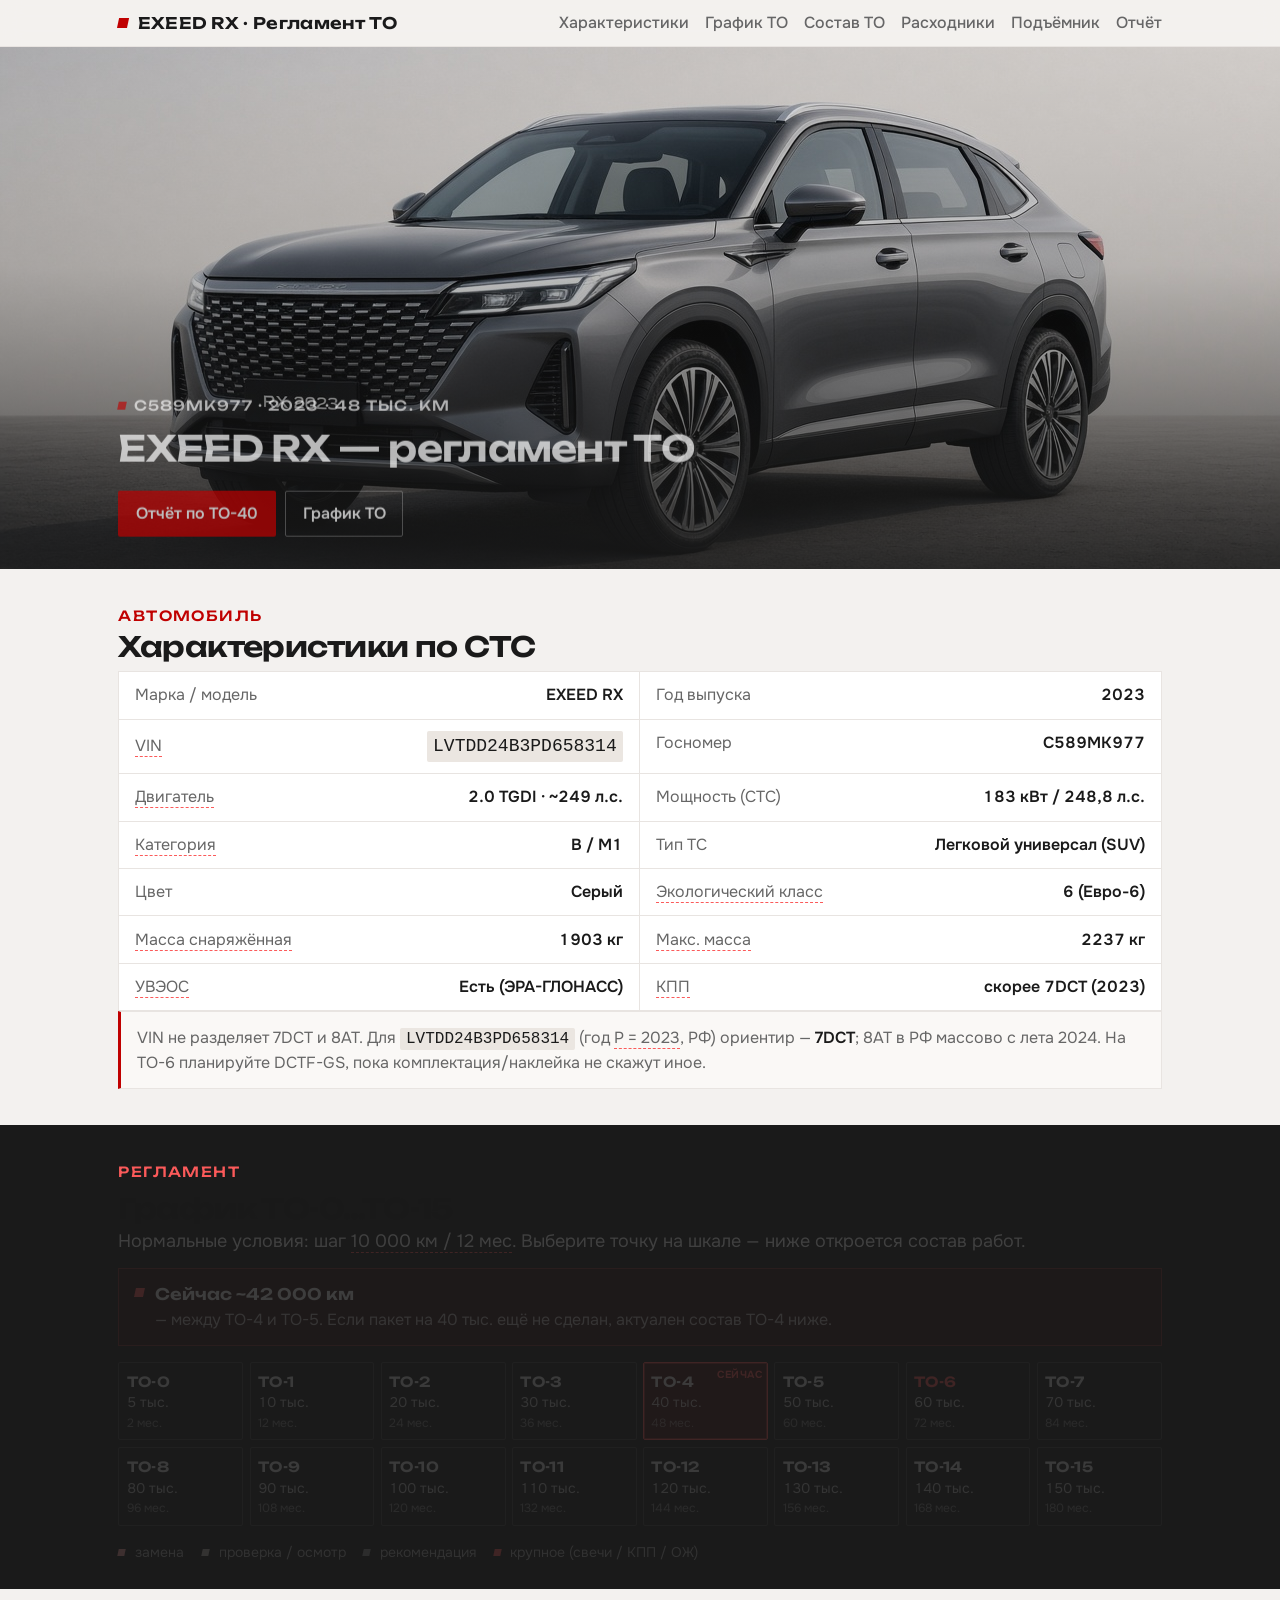
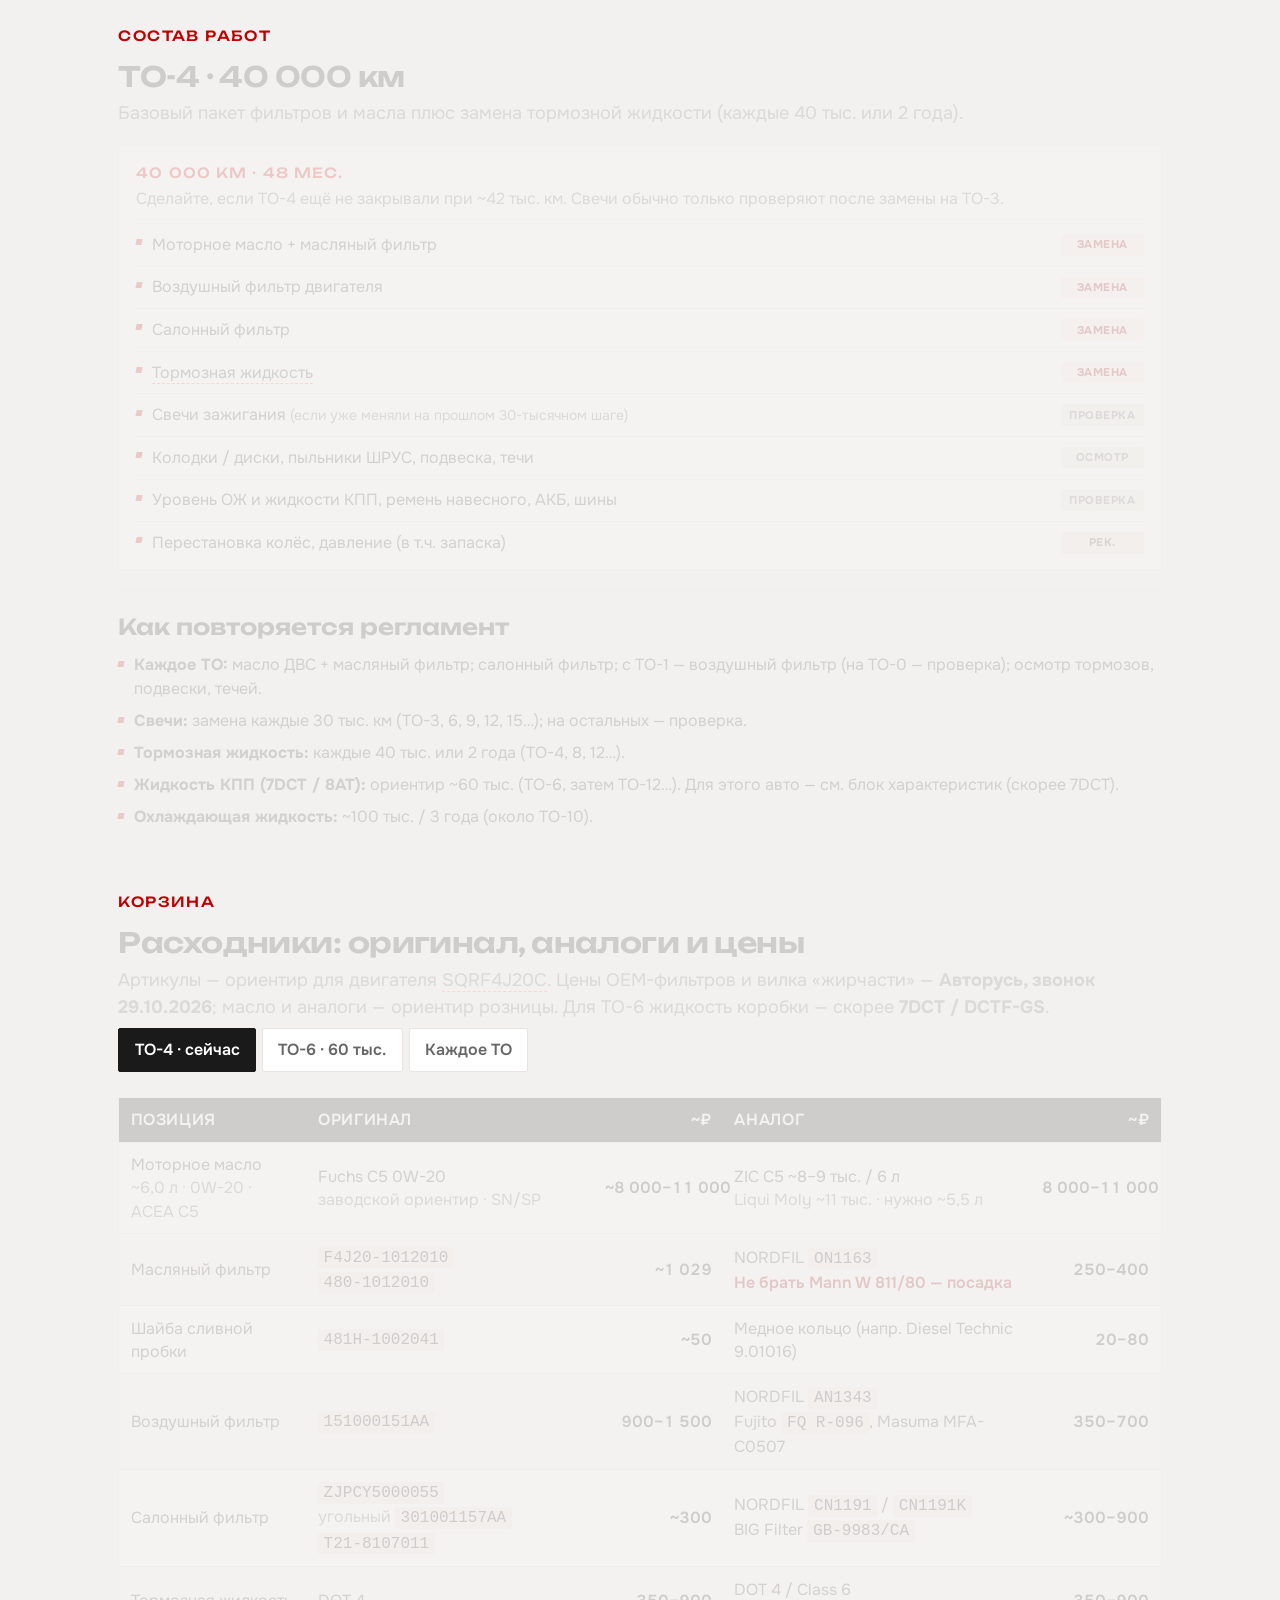
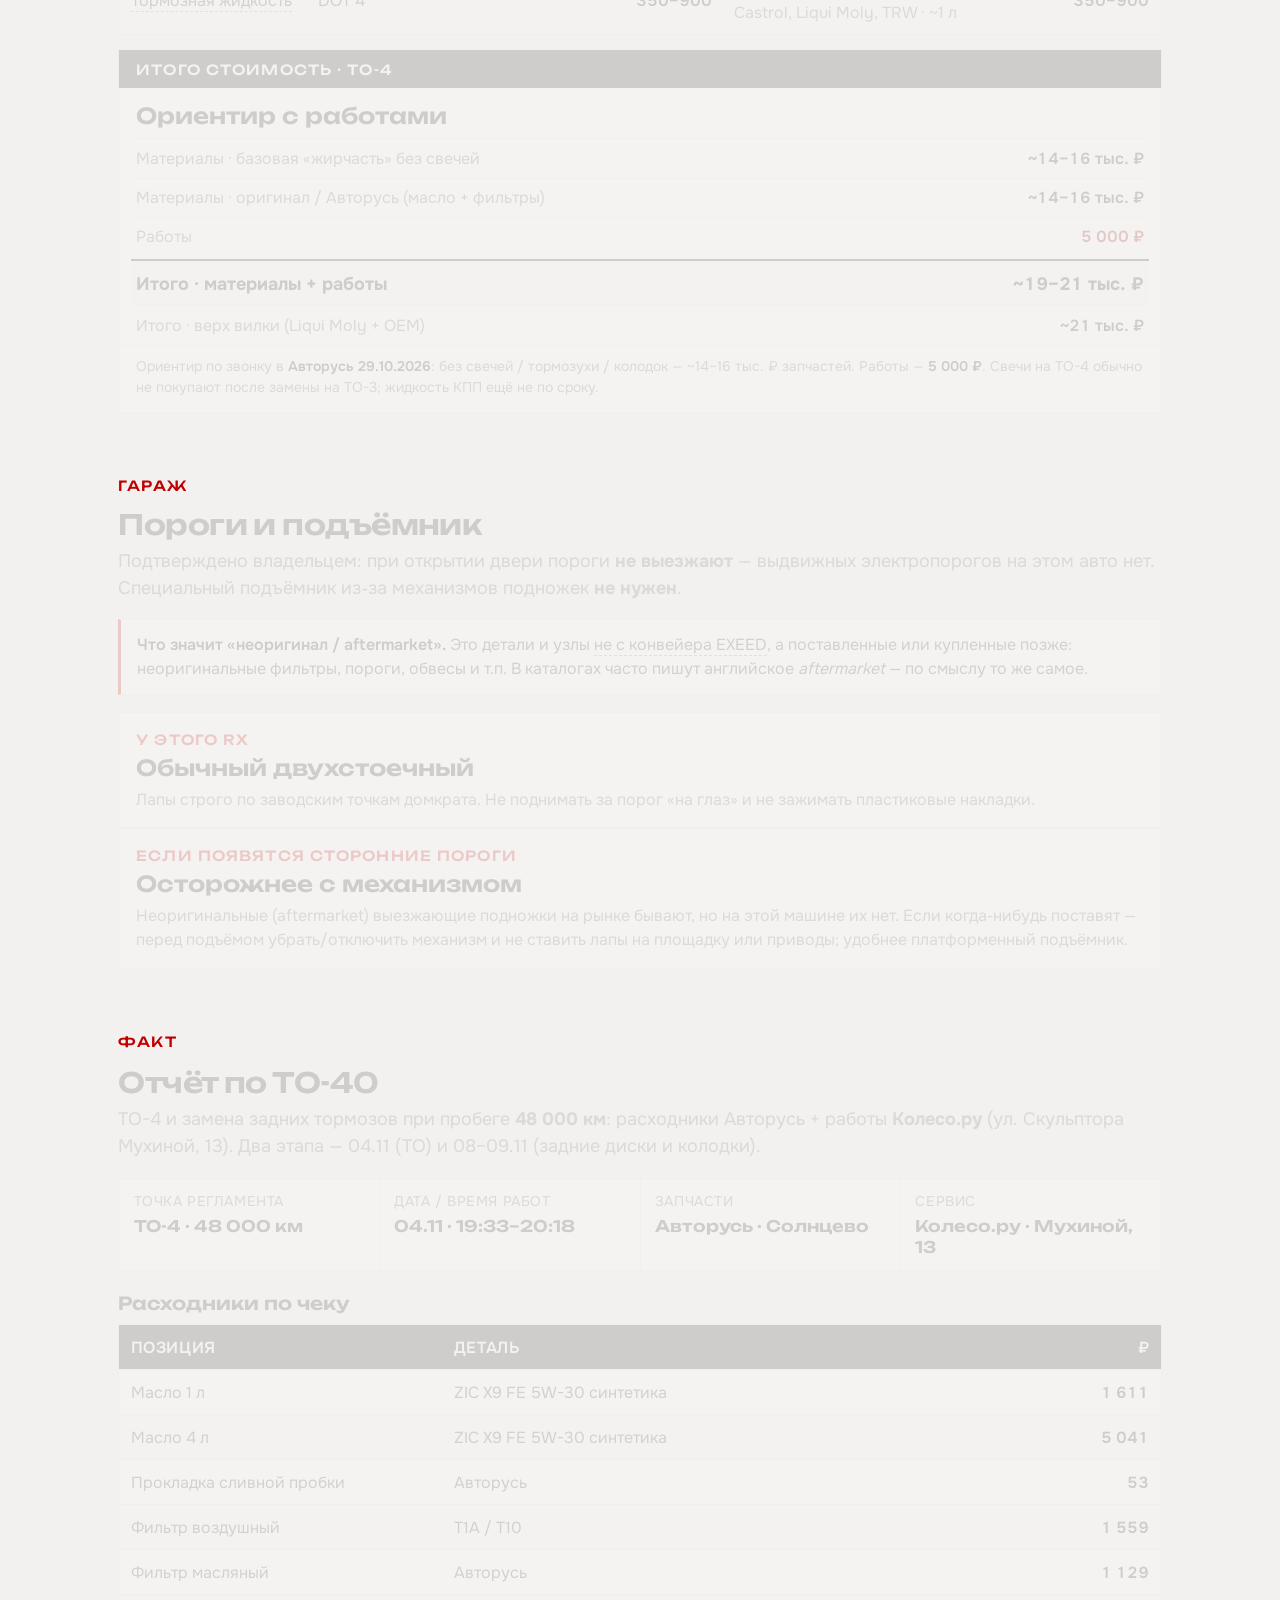
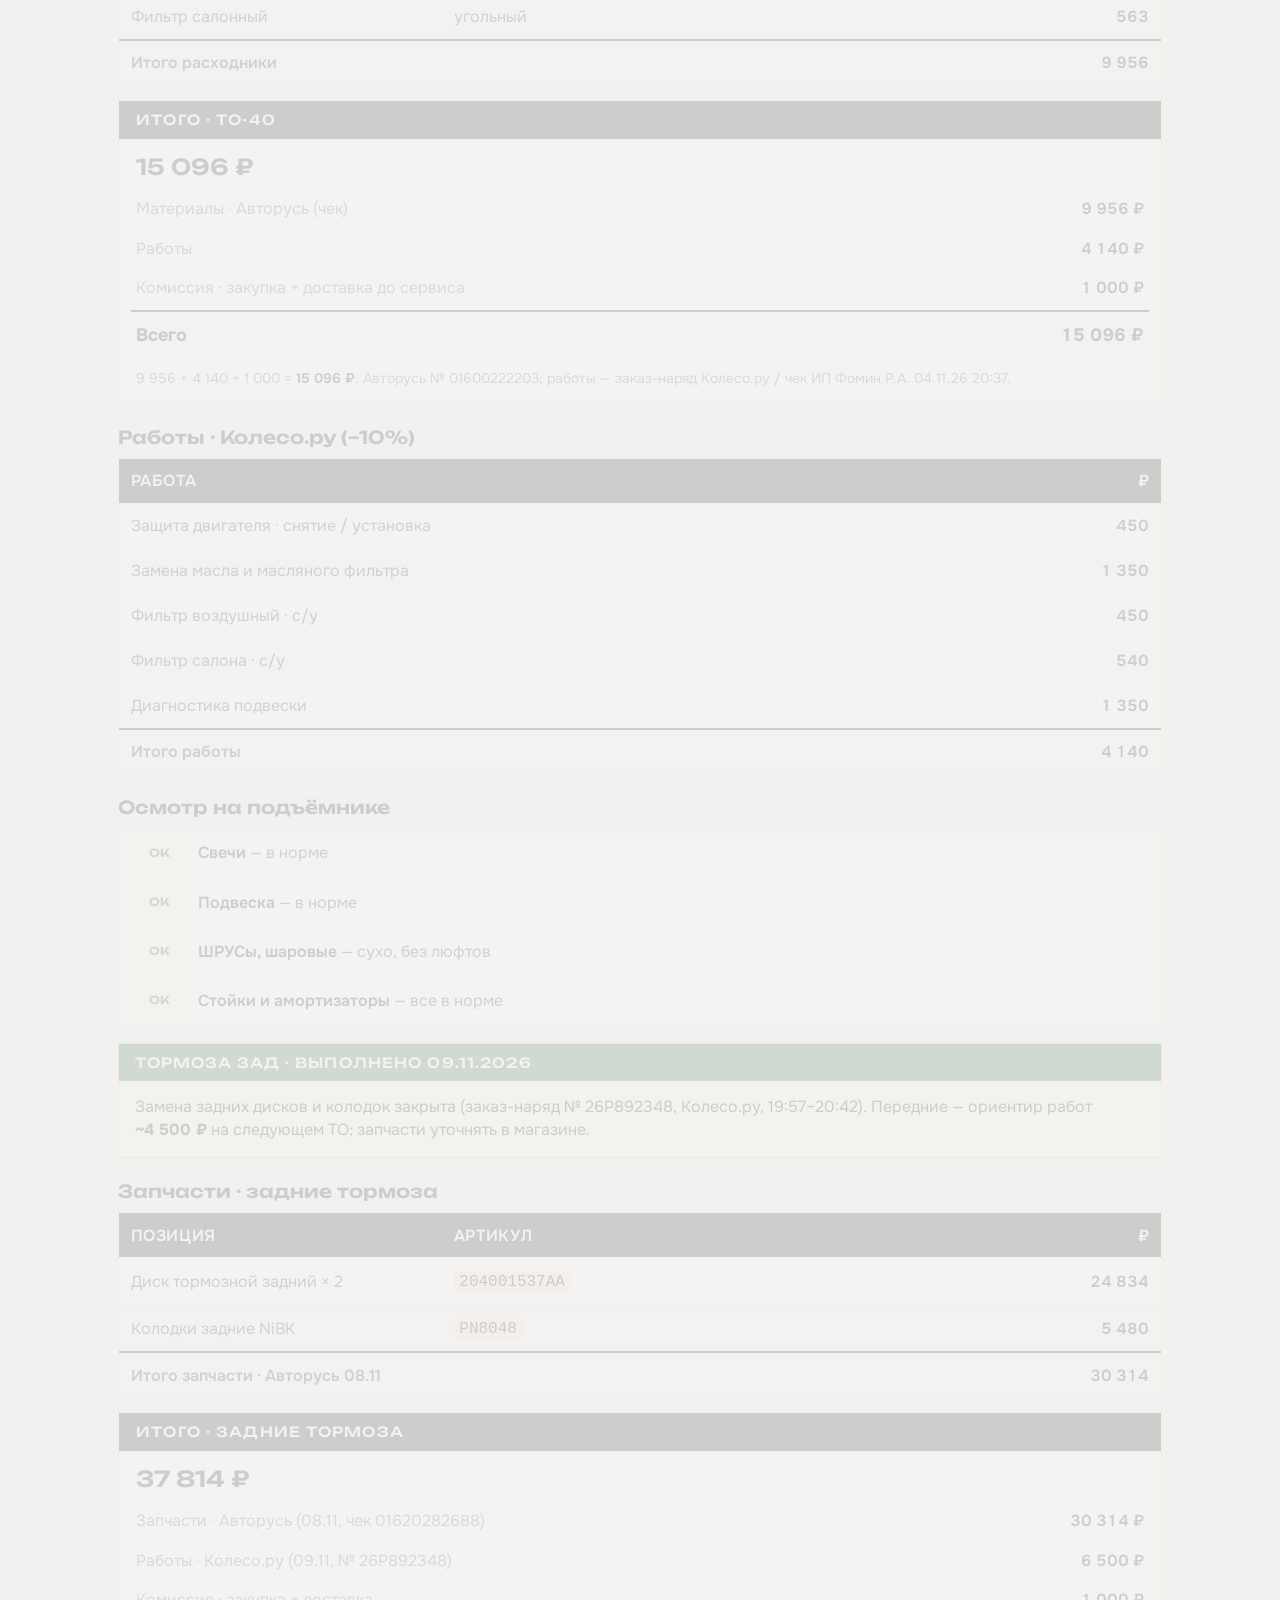
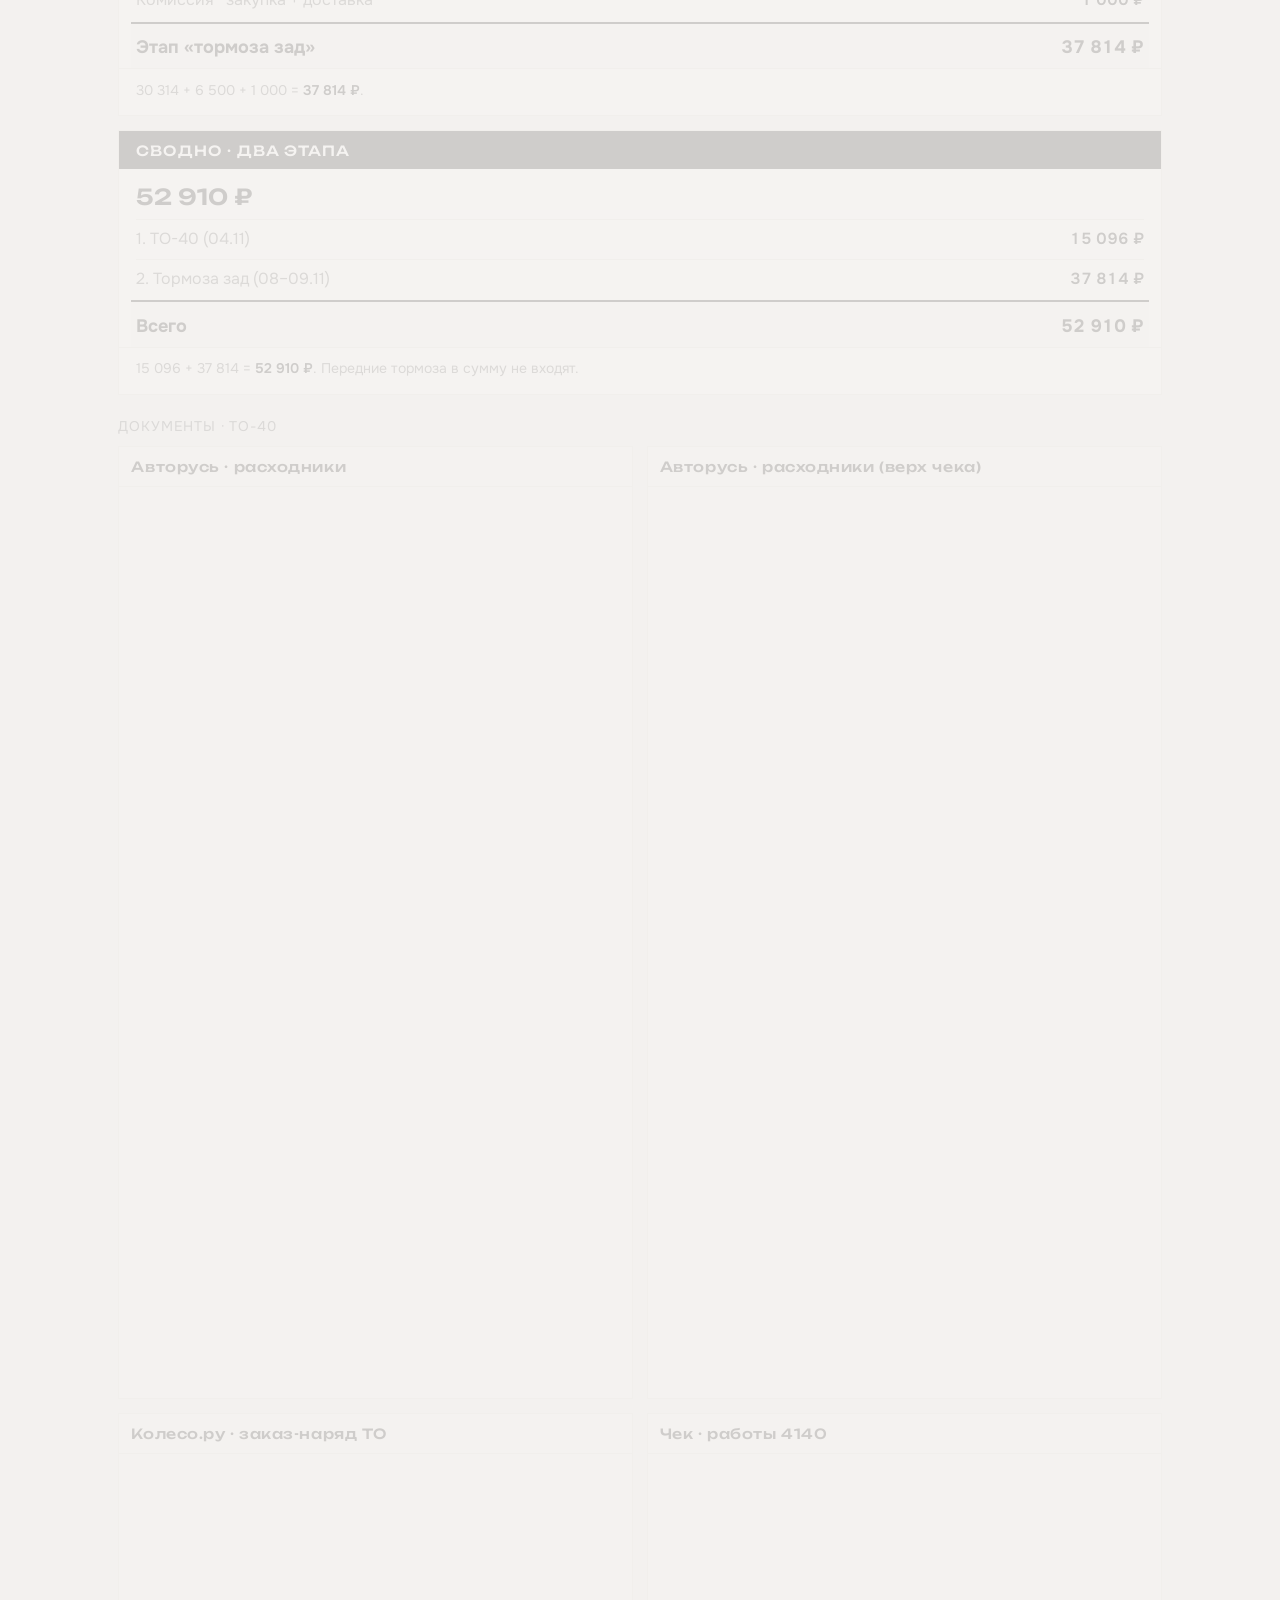
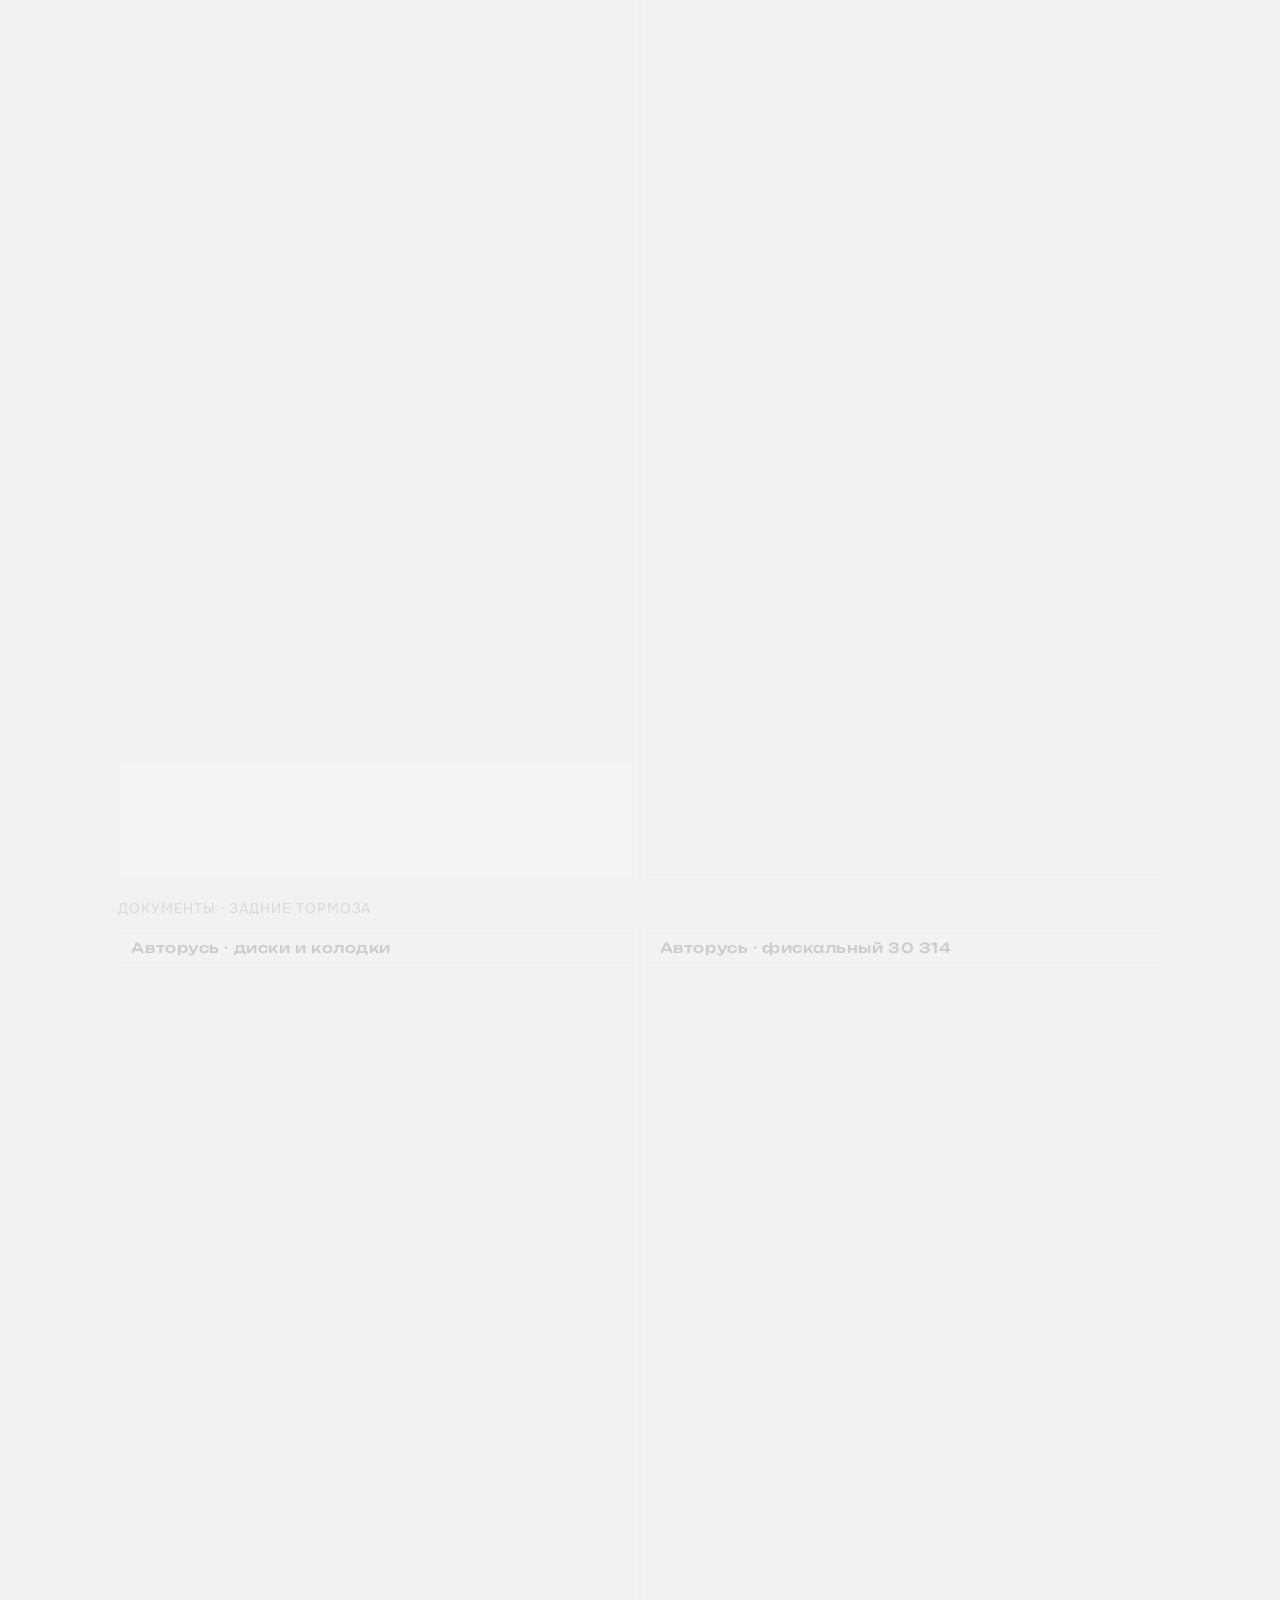
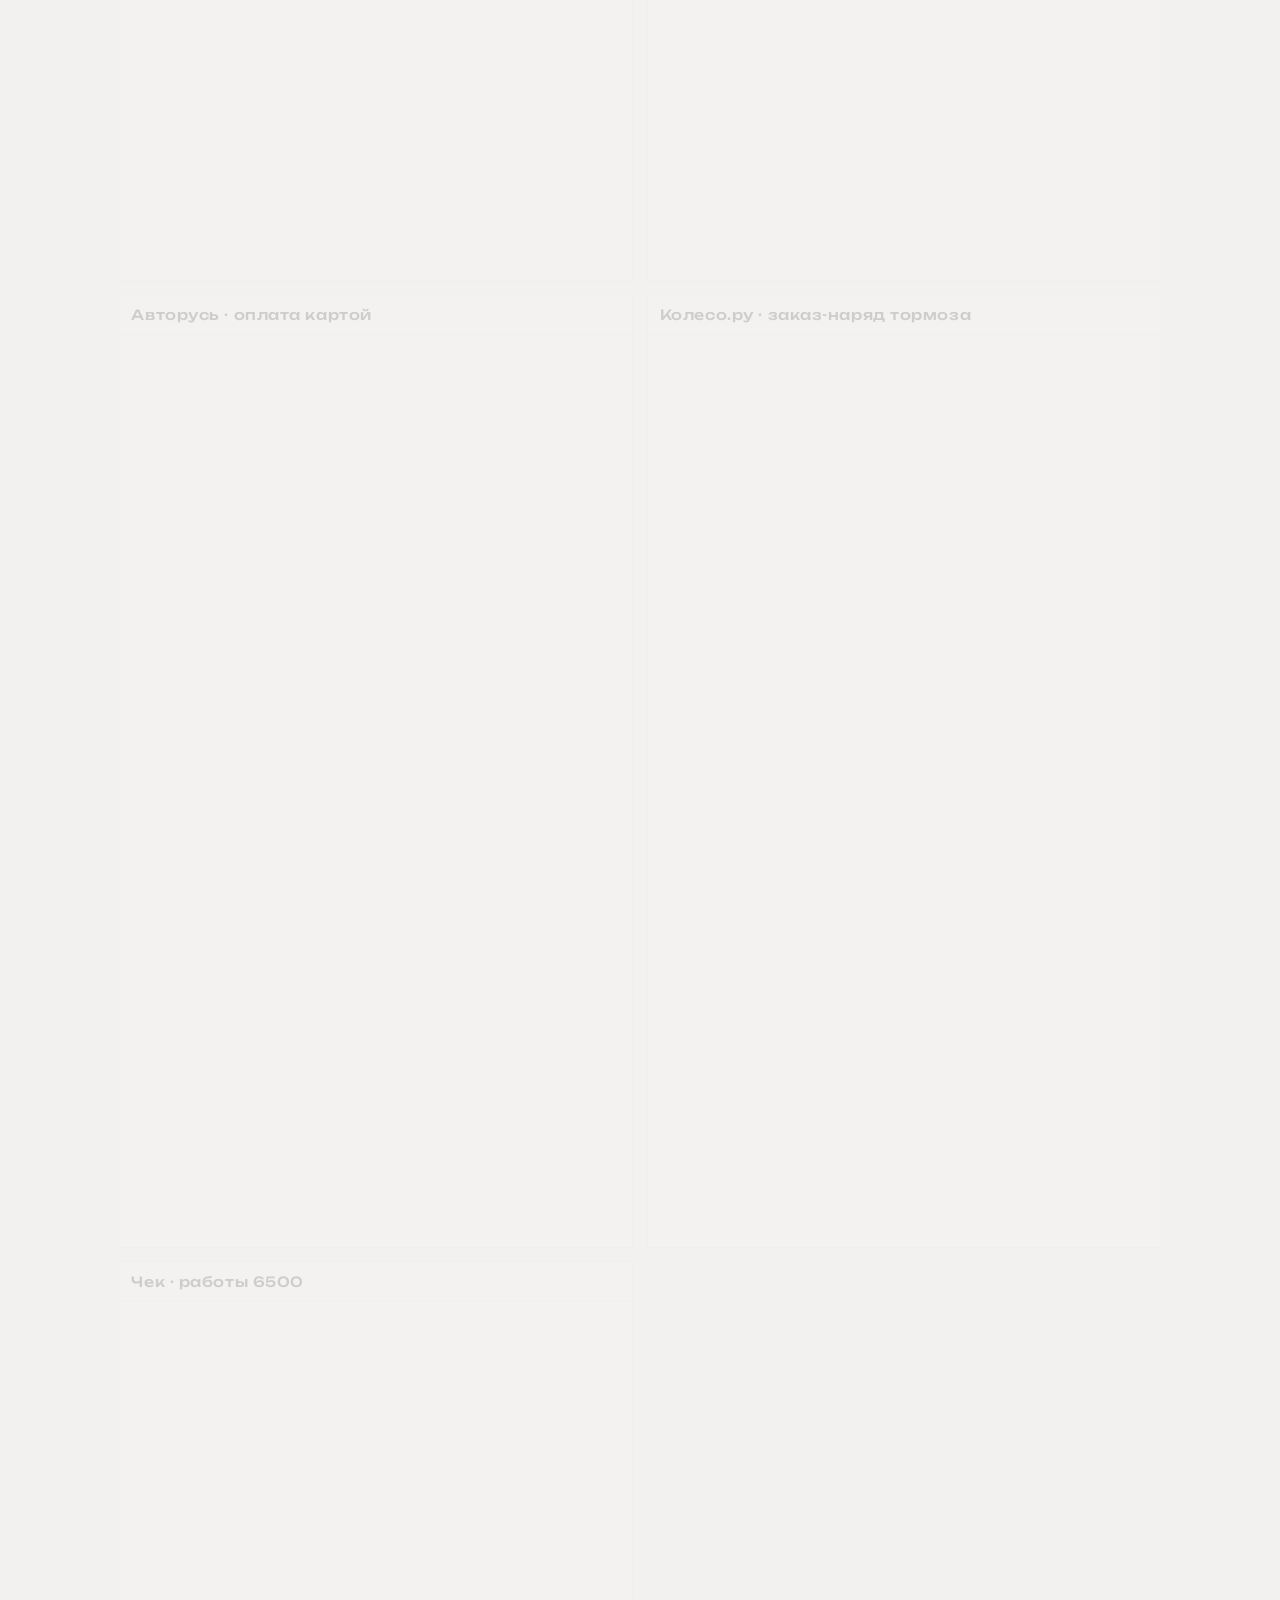
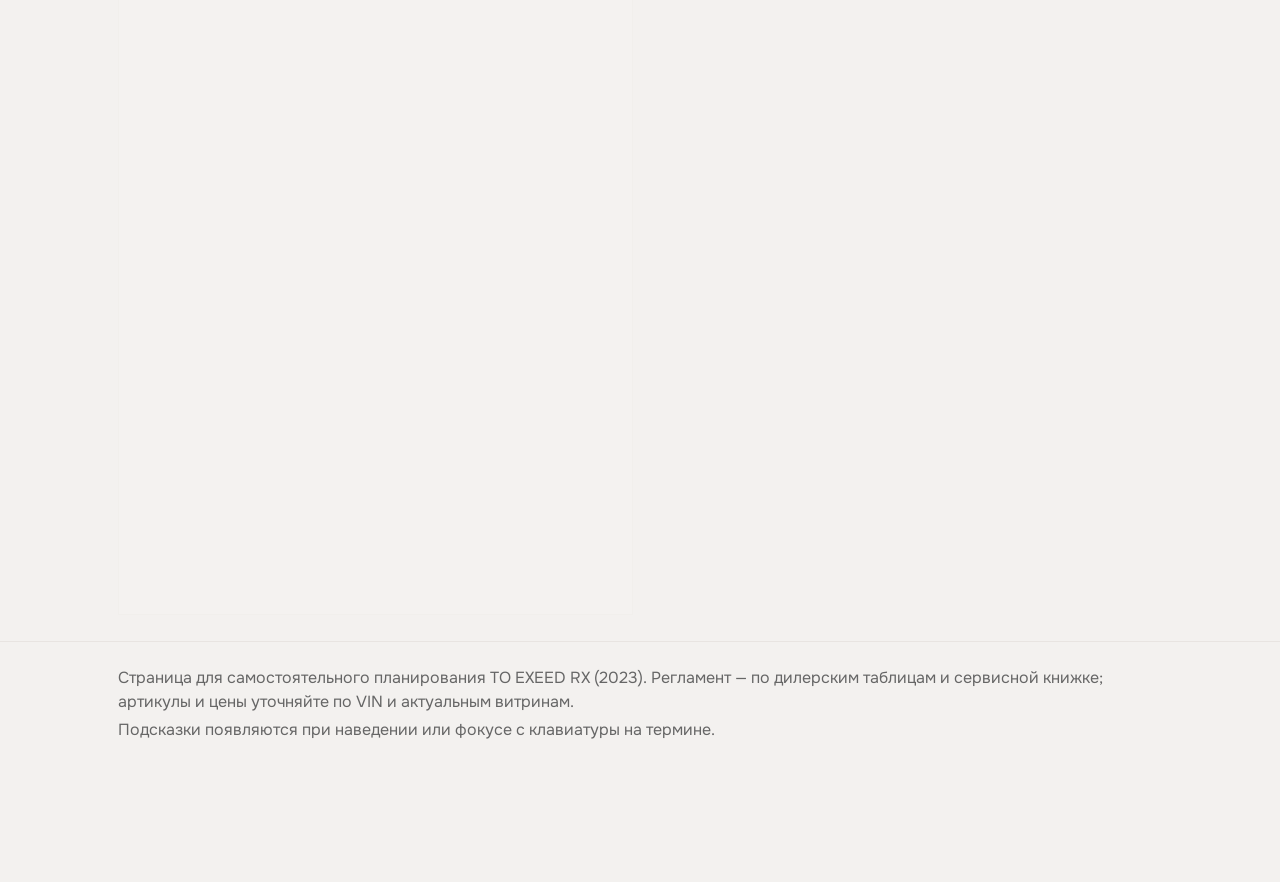
<file: index.html>
<!DOCTYPE html>
<html lang="ru">
  <head>
    <meta charset="utf-8" />
    <meta name="viewport" content="width=device-width, initial-scale=1" />
    <title>reglament-to — регламенты ТО</title>
    <meta http-equiv="refresh" content="0; url=brands/exeed-rx/" />
    <link rel="canonical" href="brands/exeed-rx/" />
    <style>
      body {
        font-family: system-ui, sans-serif;
        max-width: 40rem;
        margin: 3rem auto;
        padding: 0 1.25rem;
        color: #333;
        line-height: 1.5;
      }
      a { color: #c00000; }
    </style>
  </head>
  <body>
    <p>Демо: <a href="brands/exeed-rx/">EXEED RX — регламент ТО</a>.</p>
    <p>Если редирект не сработал, откройте ссылку выше.</p>
  </body>
</html>
</file>
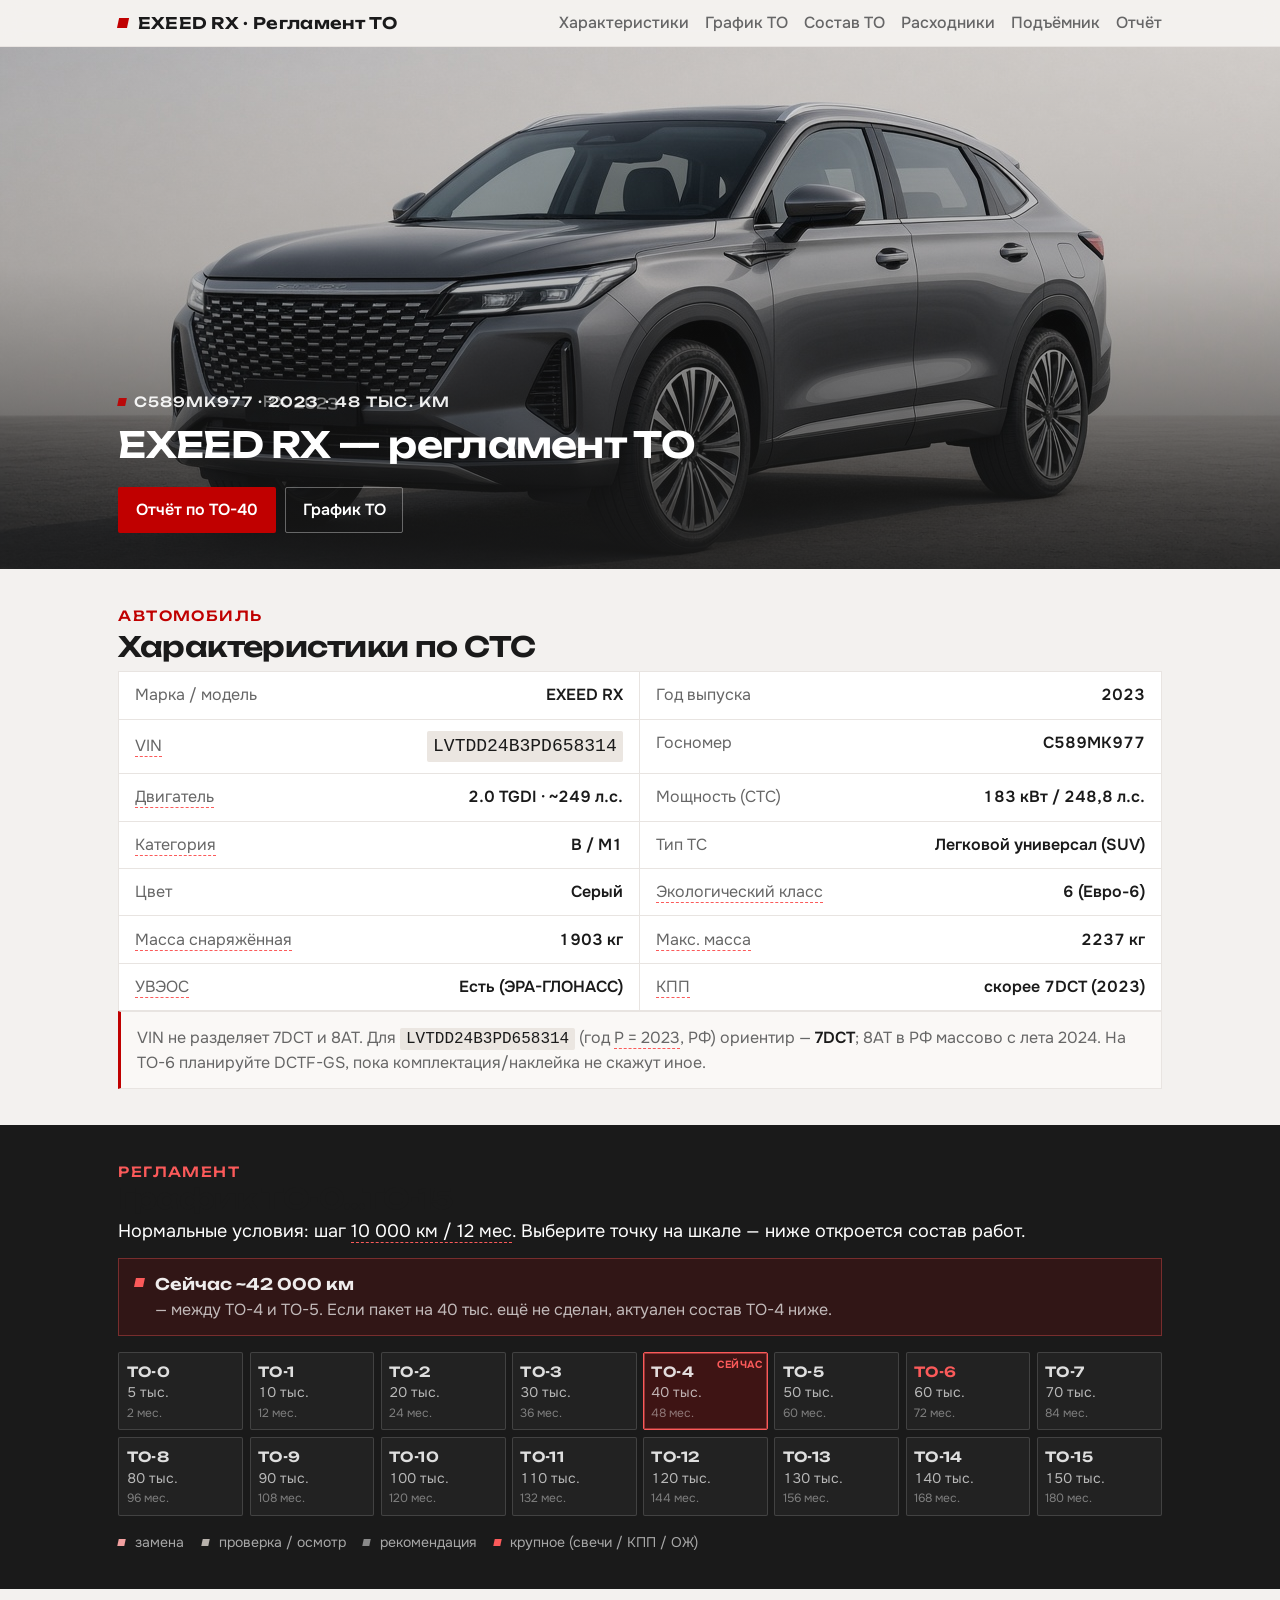
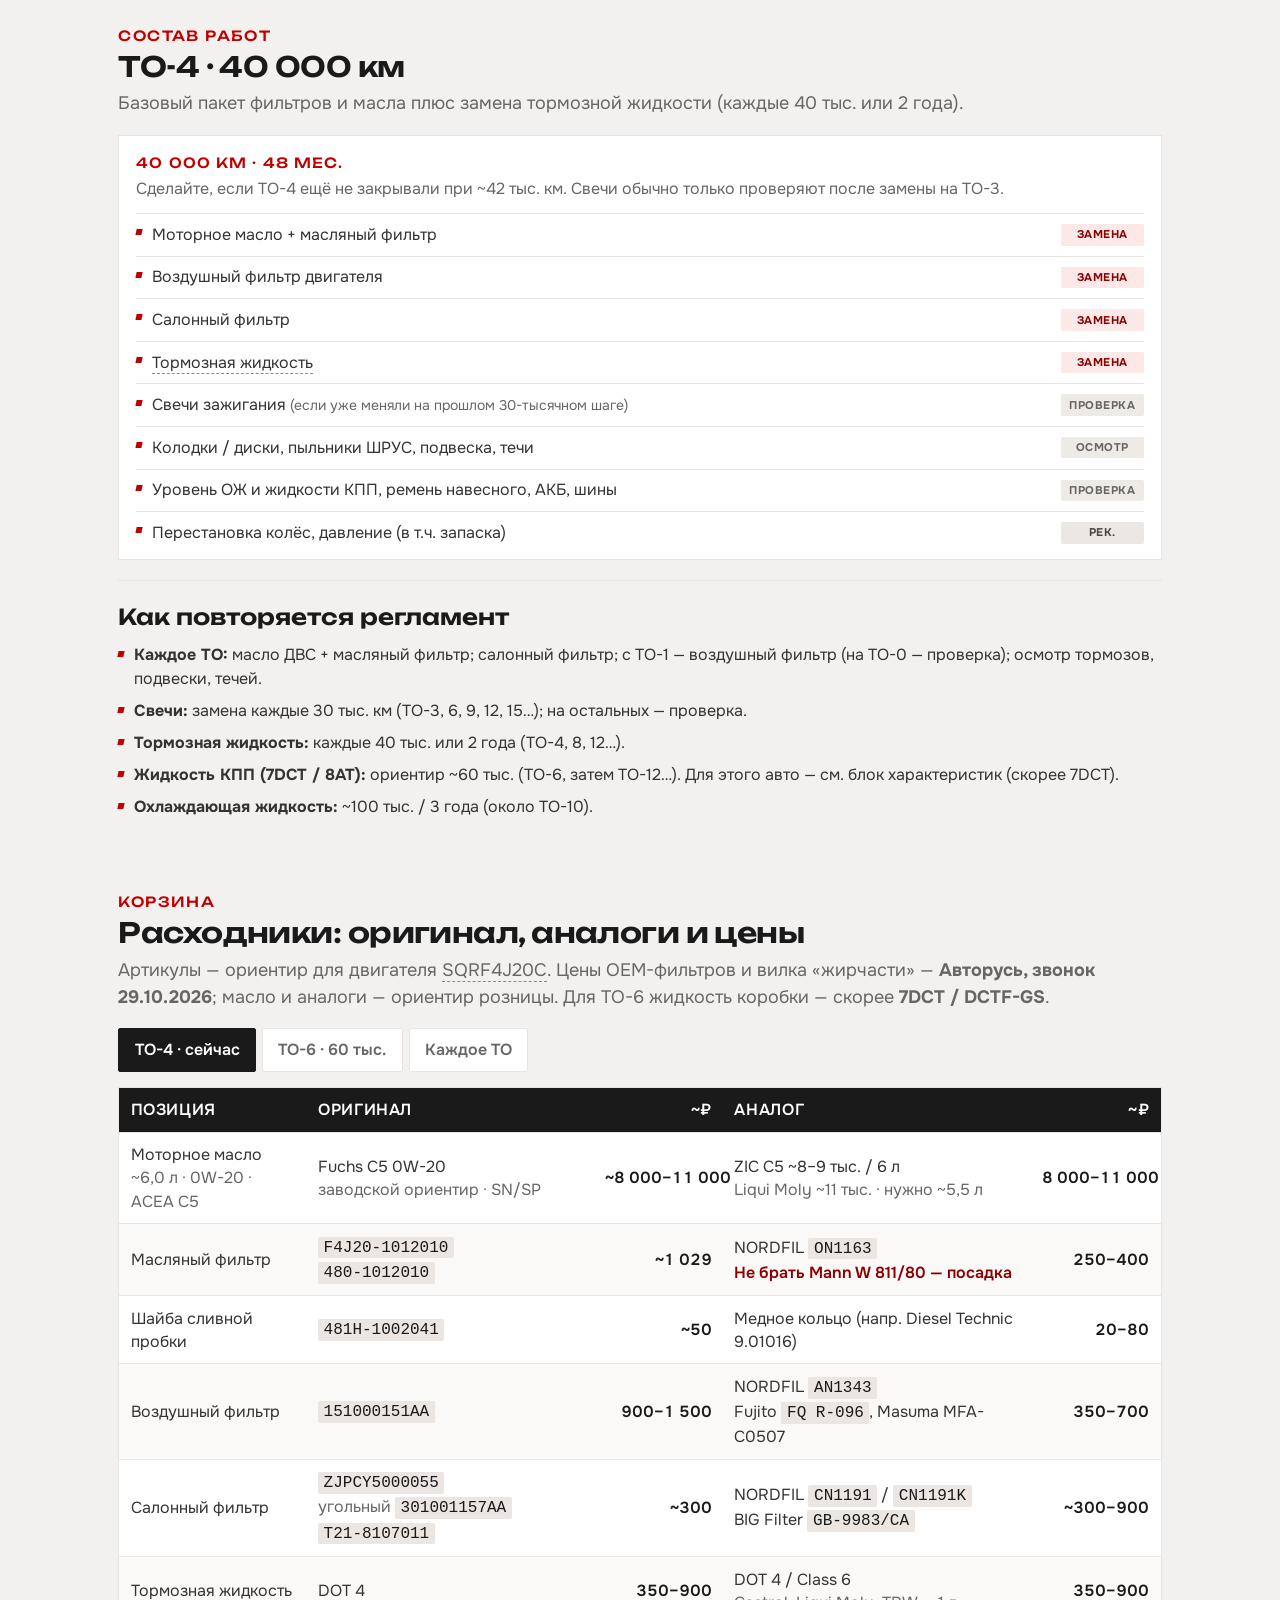
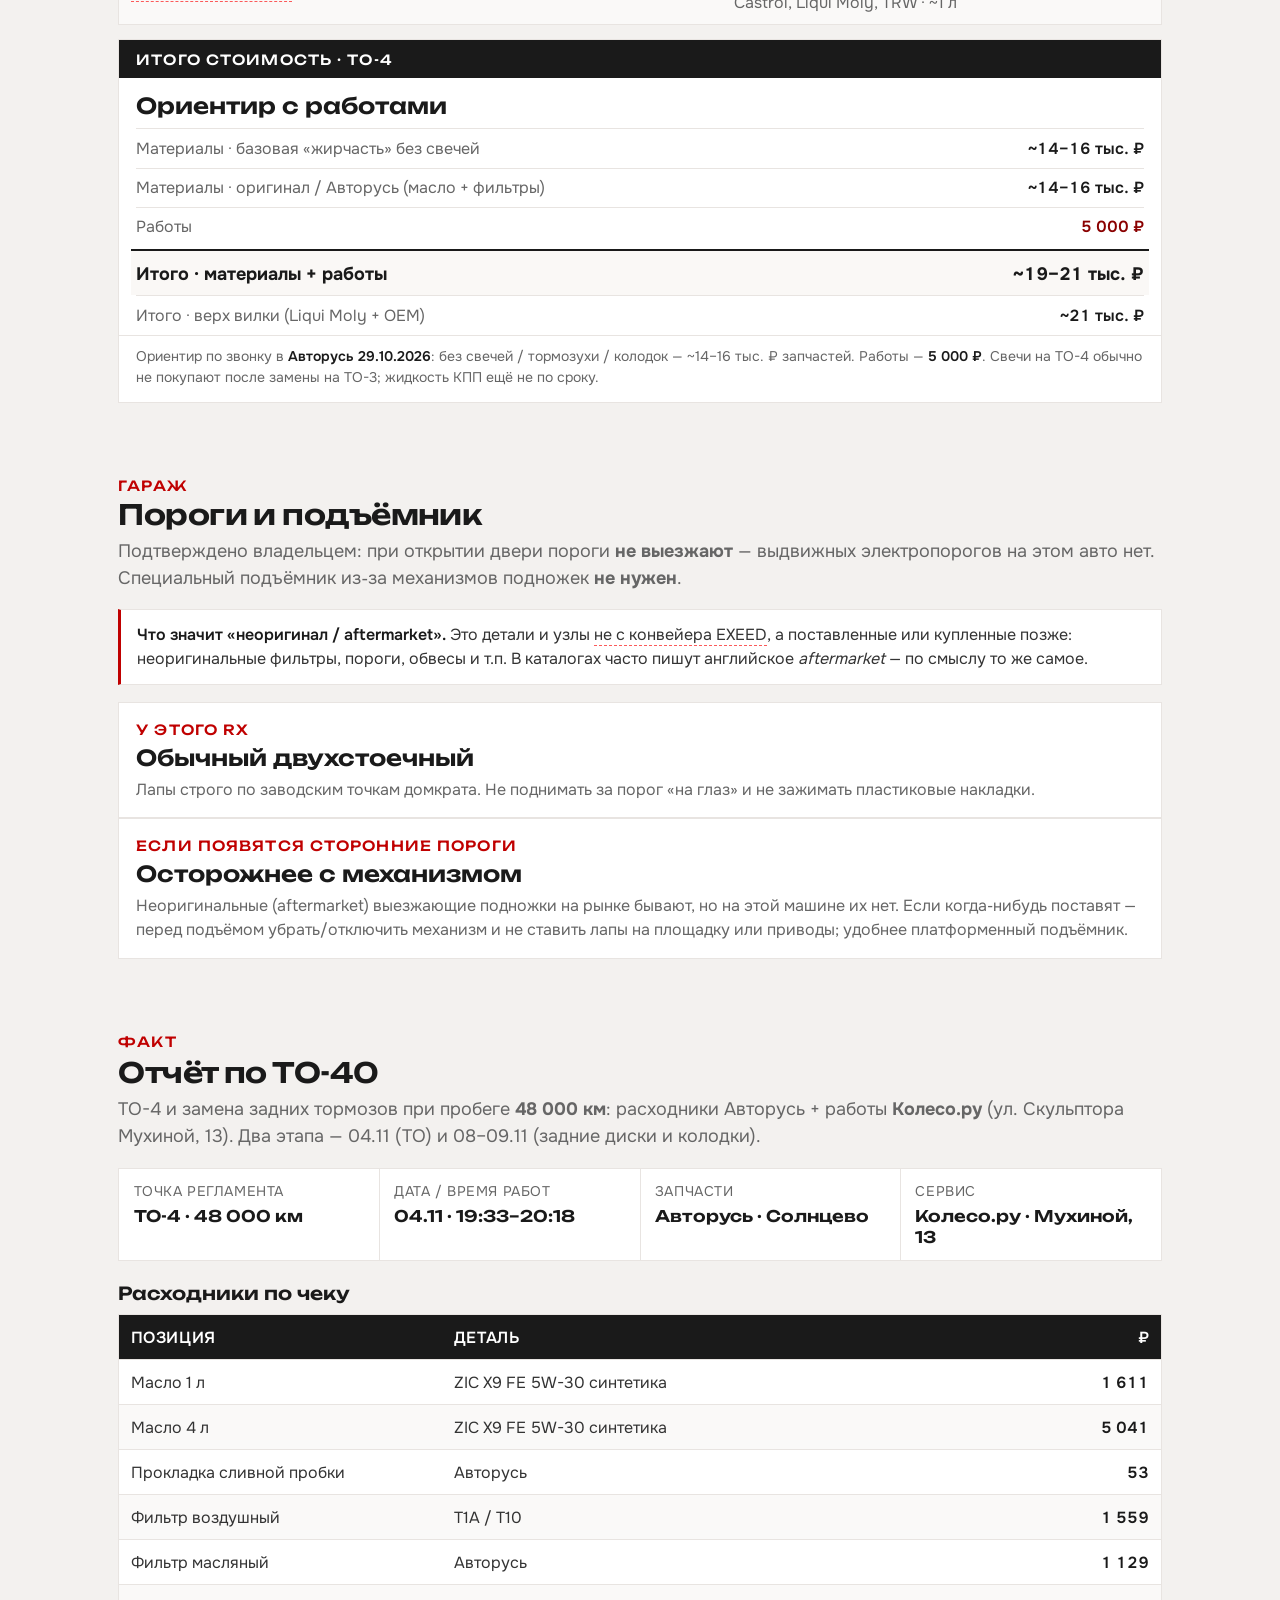
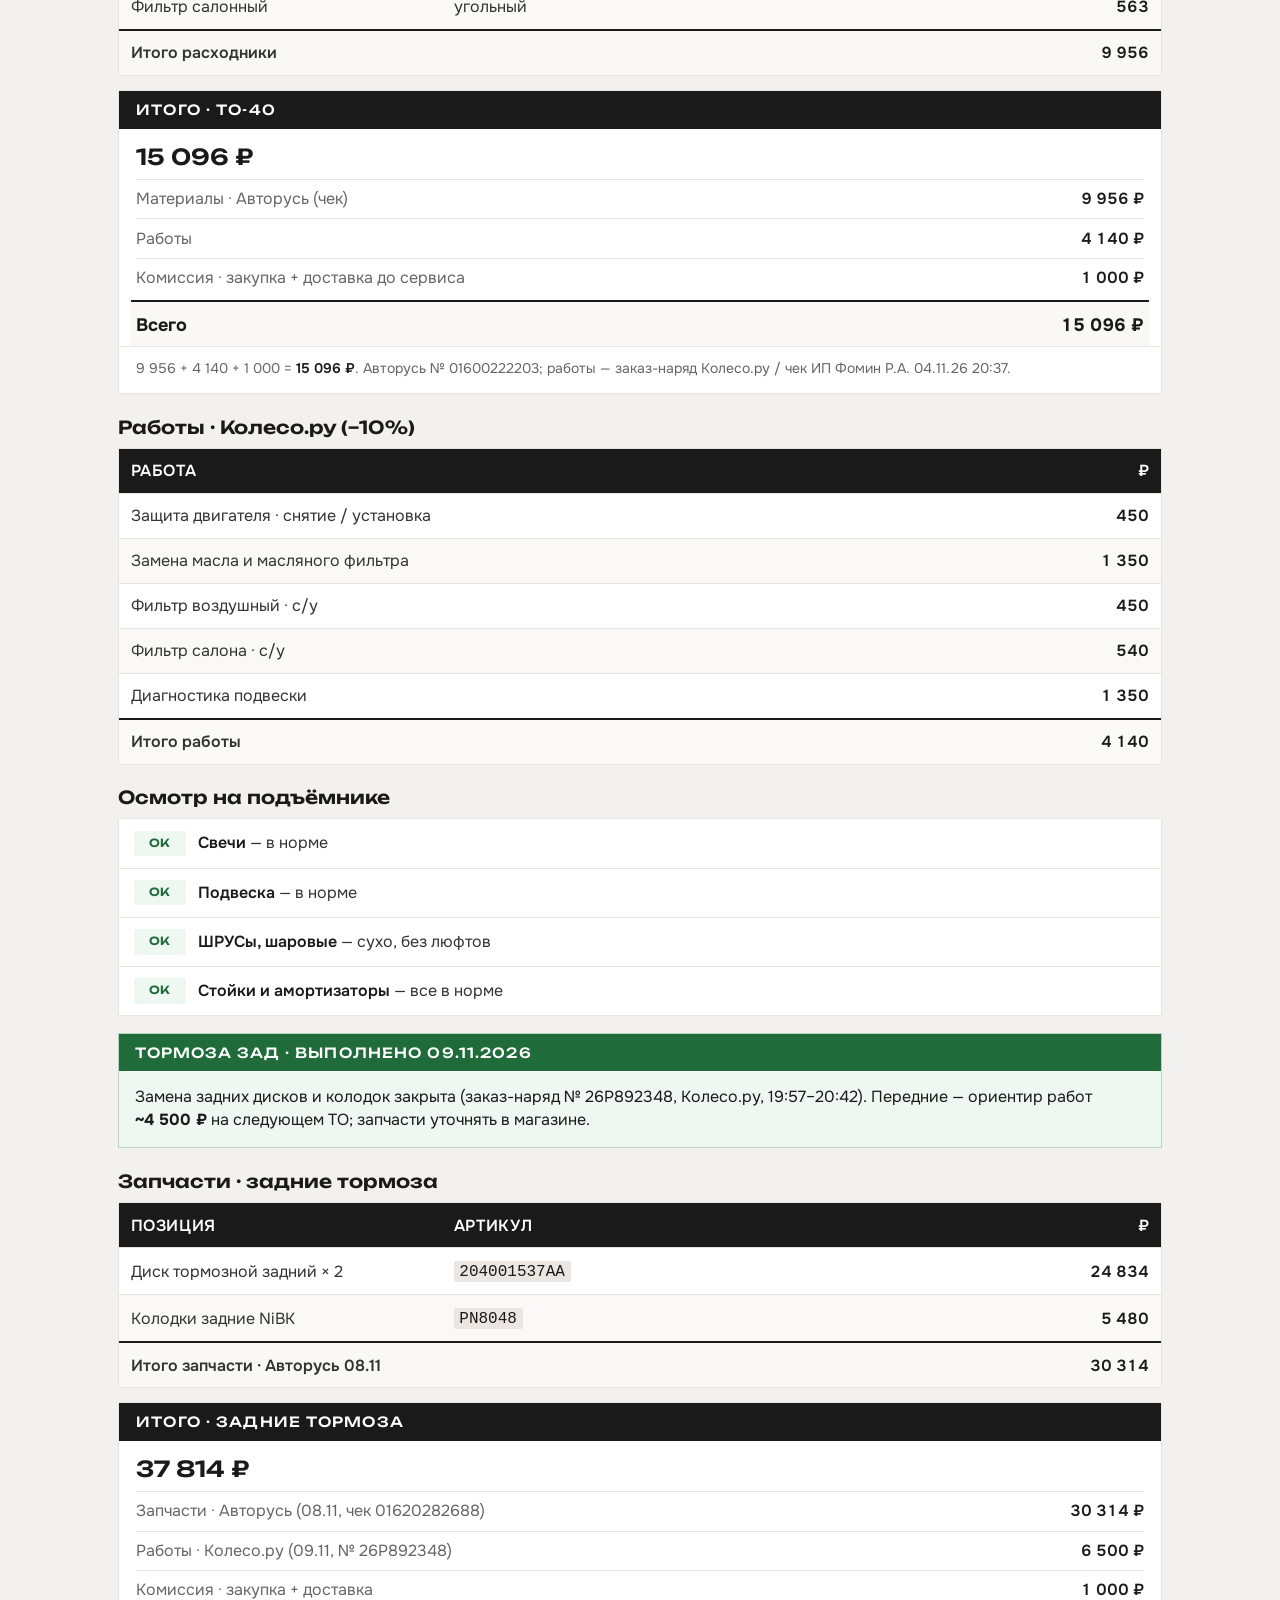
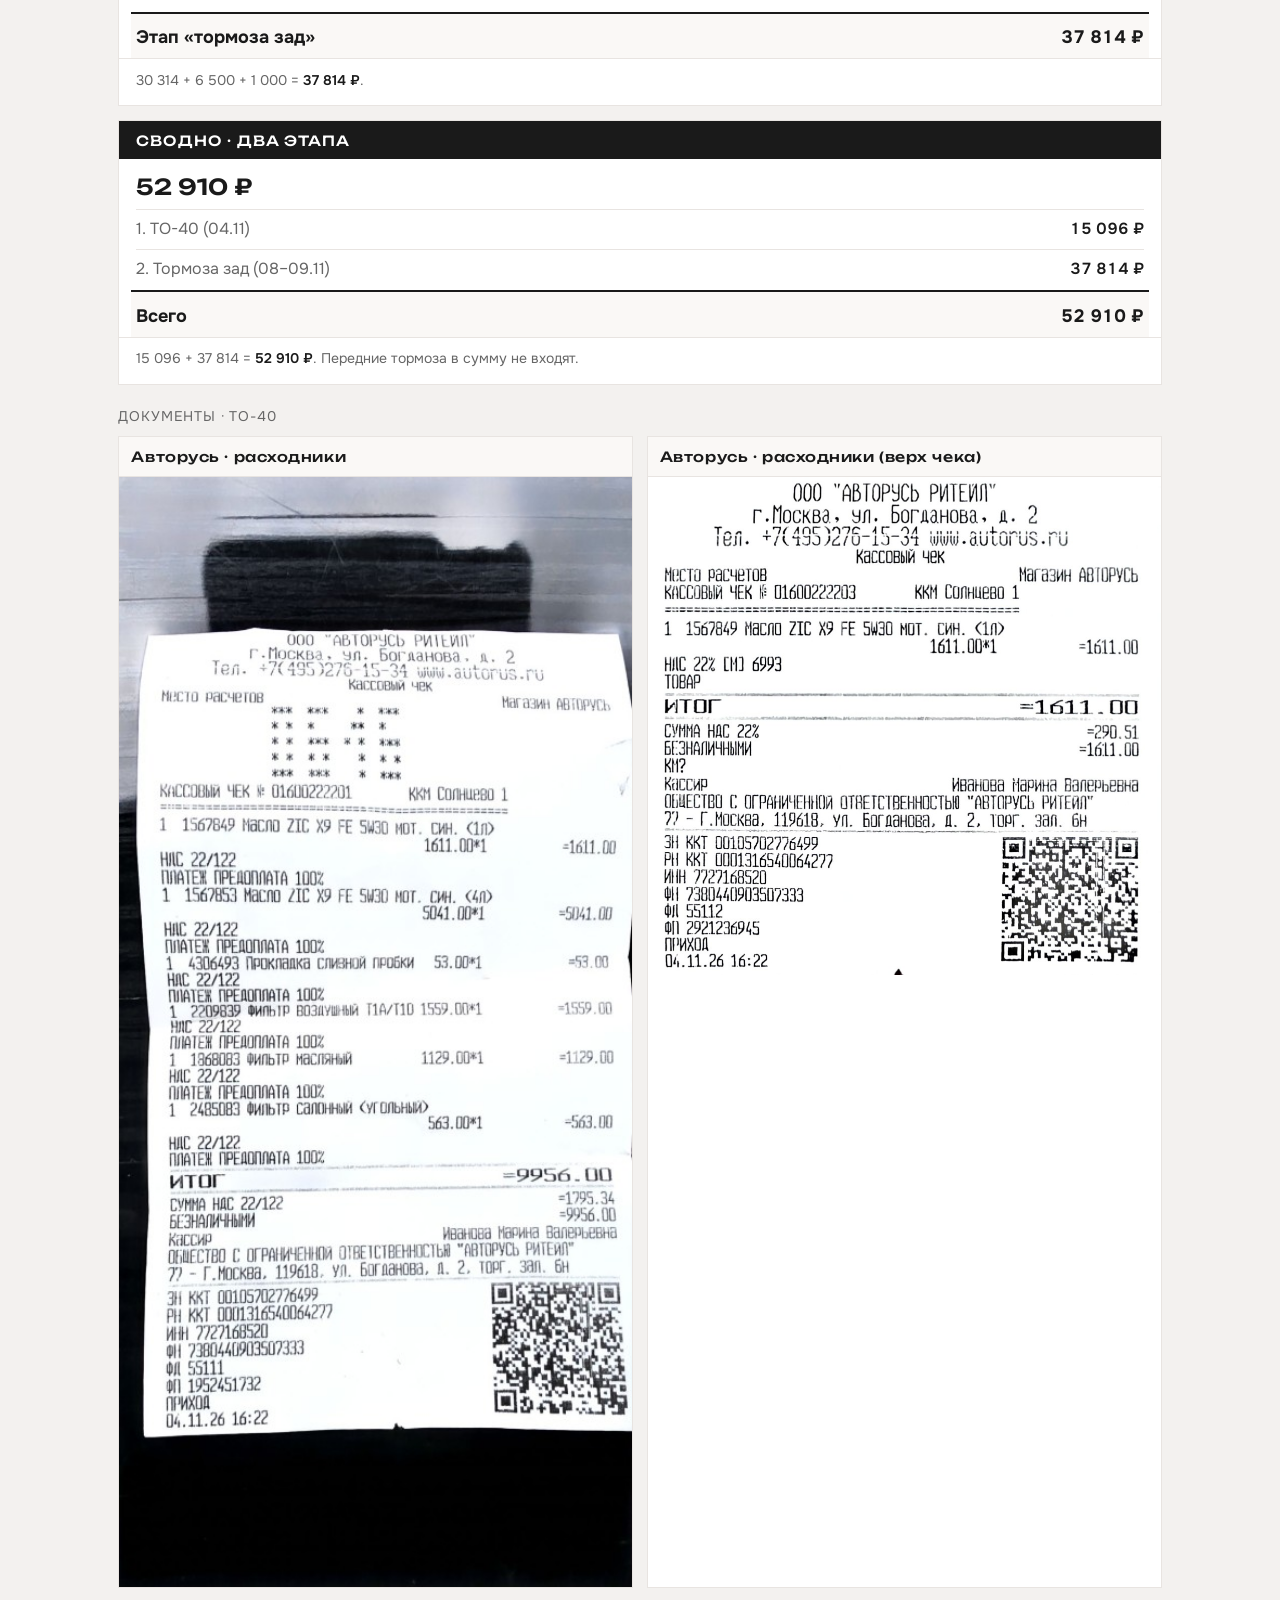
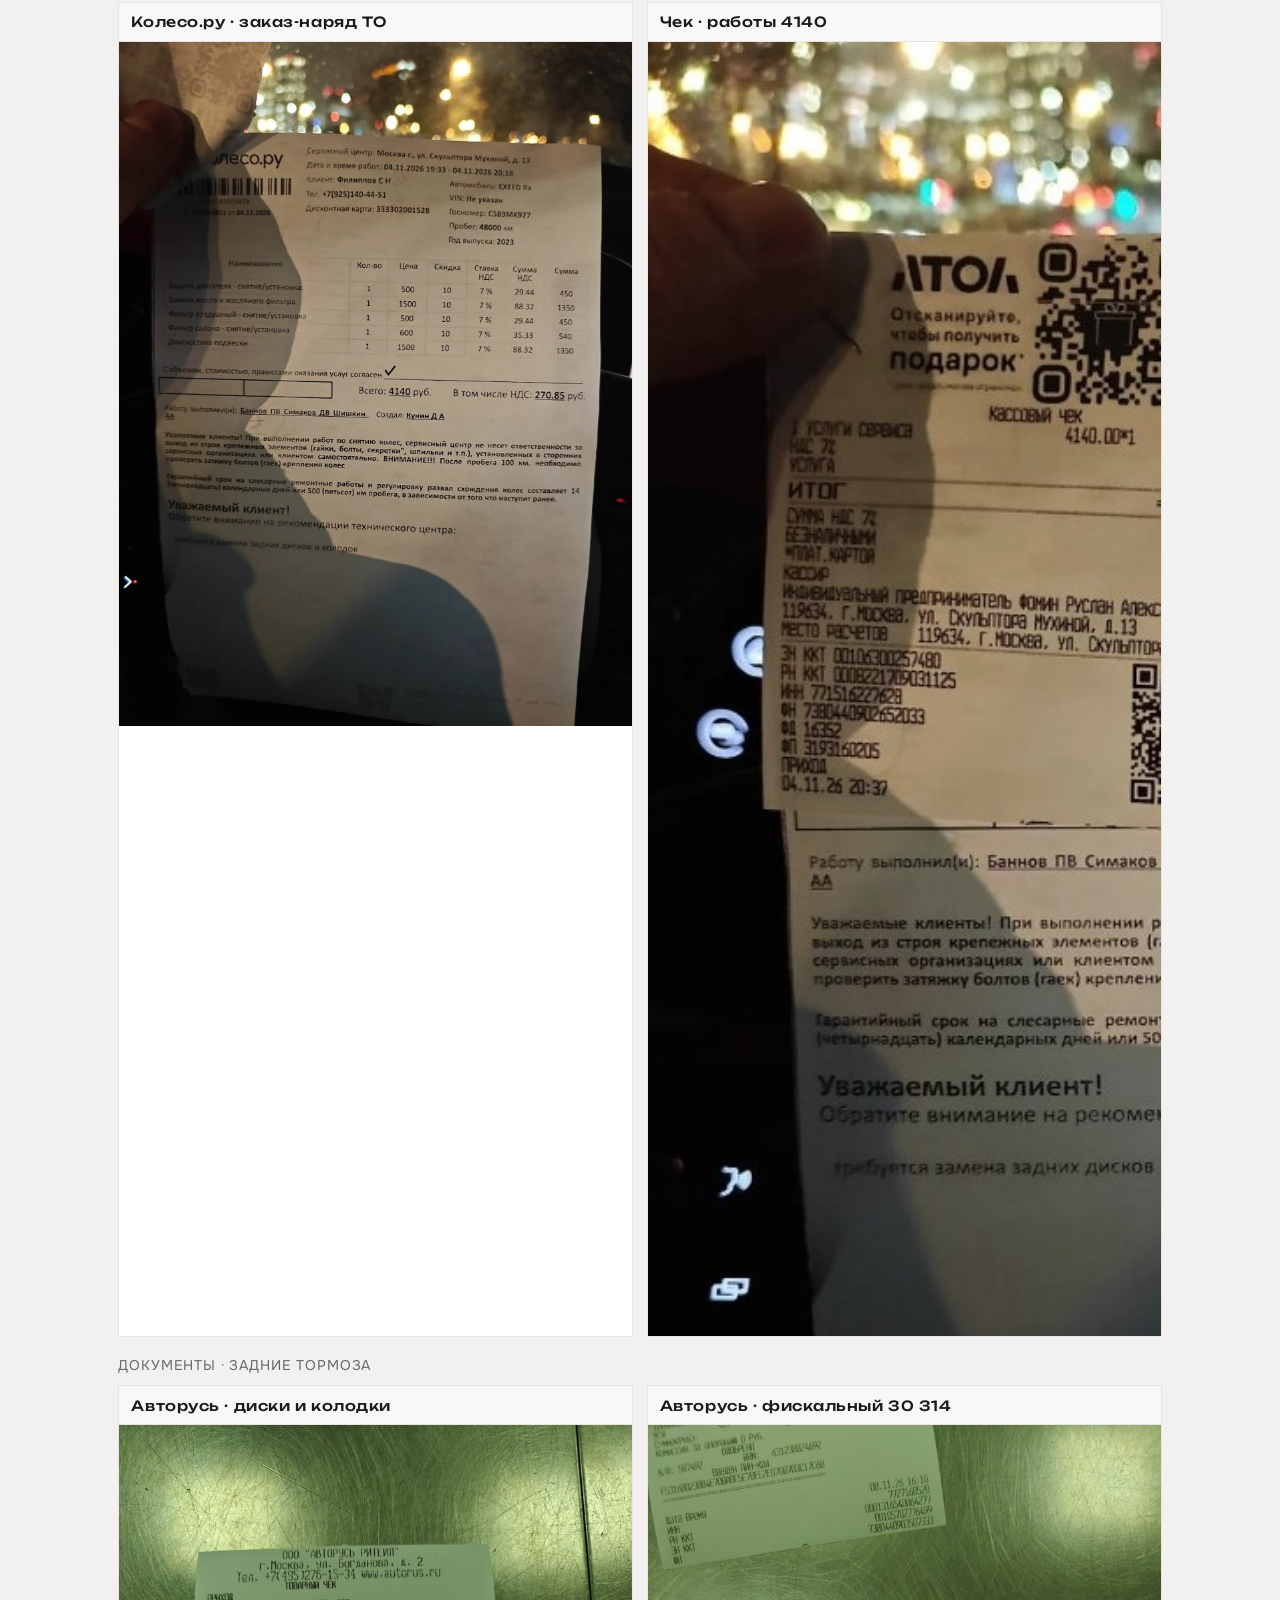
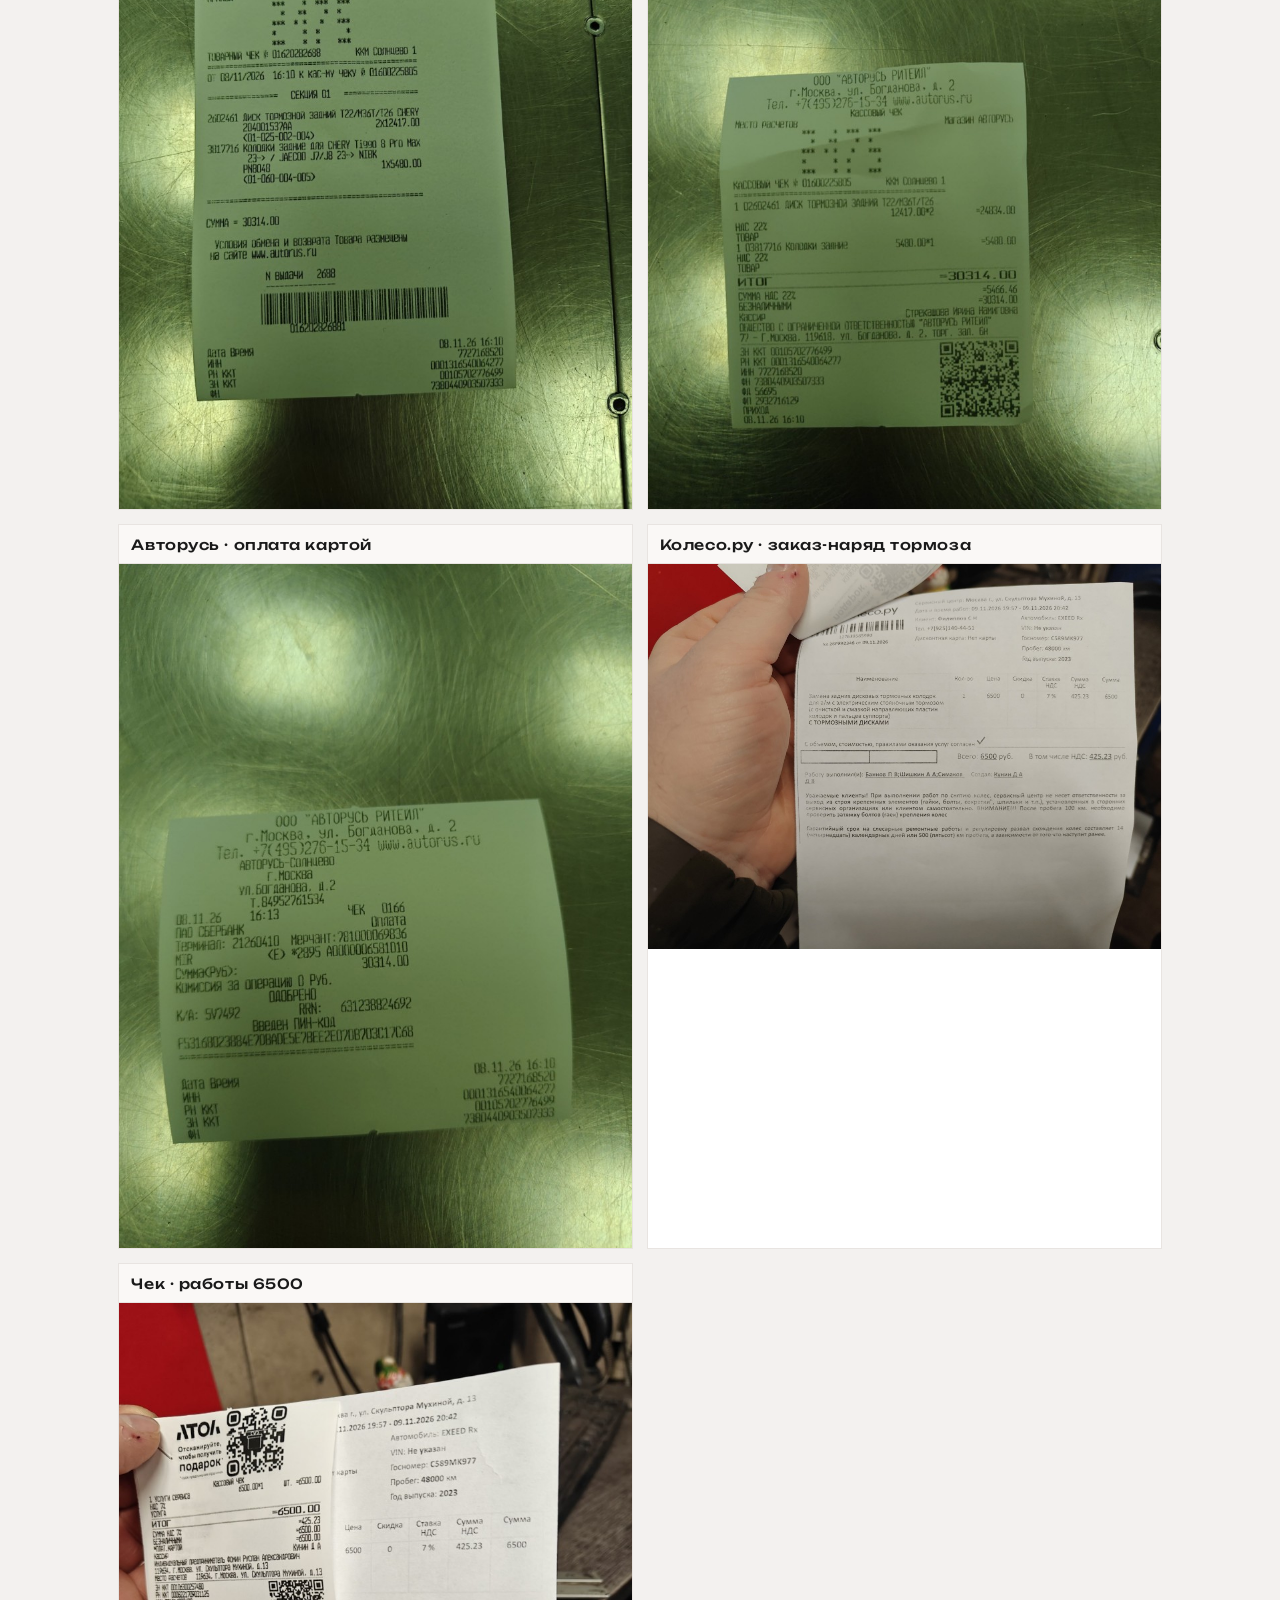
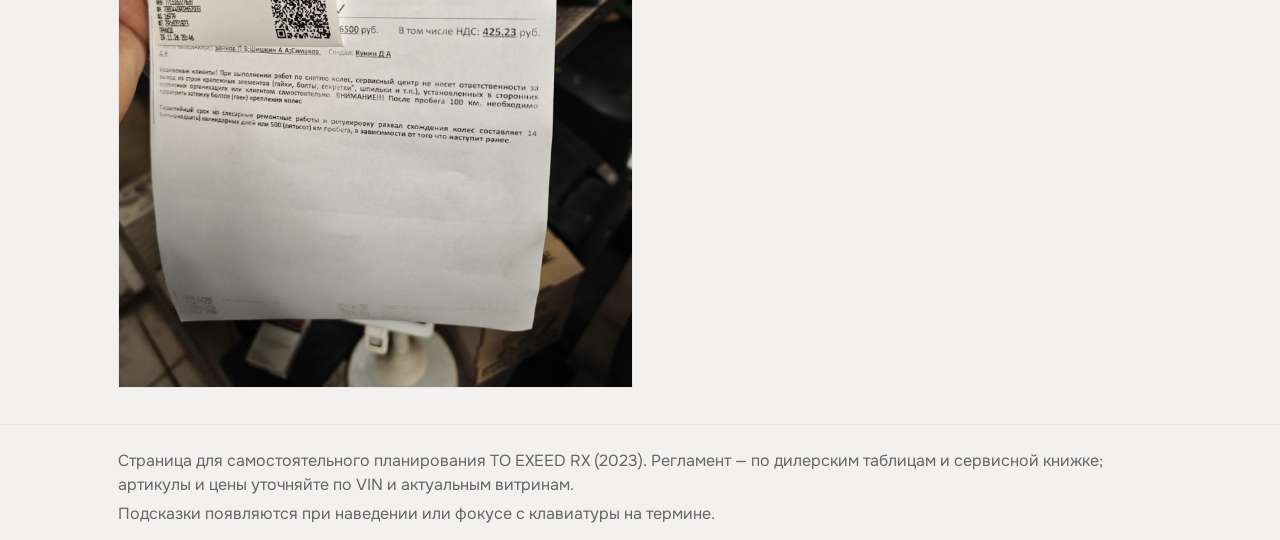
<file: brands/exeed-rx/index.html>
<!DOCTYPE html>
<html lang="ru">
  <head>
    <meta charset="utf-8" />
    <meta name="viewport" content="width=device-width, initial-scale=1" />
    <title>EXEED RX — регламент ТО 0–150 тыс. км</title>
    <meta
      name="description"
      content="EXEED RX 2023: регламент ТО, отчёт ТО-40 (15 096 ₽) и задние тормоза (37 814 ₽), сводно 52 910 ₽."
    />
    <link rel="preconnect" href="https://fonts.googleapis.com" />
    <link rel="preconnect" href="https://fonts.gstatic.com" crossorigin />
    <link
      href="https://fonts.googleapis.com/css2?family=Onest:wght@400;500;600;700&family=Unbounded:wght@500;600&display=swap"
      rel="stylesheet"
    />
    <link rel="stylesheet" href="assets/css/style.css?v=20261119m" />
  </head>
  <body>
    <a class="skip" href="#main">К содержанию</a>

    <header class="topbar">
      <div class="topbar__inner">
        <a class="brand" href="#top">
          <span class="brand__mark" aria-hidden="true"></span>
          EXEED RX · Регламент ТО
        </a>
        <button
          class="burger"
          type="button"
          data-burger
          aria-expanded="false"
          aria-controls="site-nav"
        >
          Меню
        </button>
        <nav class="nav" id="site-nav" data-nav>
          <a href="#specs">Характеристики</a>
          <a href="#schedule">График ТО</a>
          <a href="#detail">Состав ТО</a>
          <a href="#parts">Расходники</a>
          <a href="#lift">Подъёмник</a>
          <a href="#report">Отчёт</a>
        </nav>
      </div>
    </header>

    <main id="main">
      <section class="hero" id="top">
        <div class="hero__media" aria-hidden="true">
          <img
            src="assets/img/exeed-rx-gray.jpg"
            alt=""
            width="1600"
            height="900"
          />
        </div>
        <div class="hero__content rise">
          <p class="hero__eyebrow">C589MK977 · 2023 · 48 тыс. км</p>
          <h1>EXEED RX — регламент ТО</h1>
          <div class="hero__cta">
            <a class="btn btn--primary" href="#report">Отчёт по ТО-40</a>
            <a class="btn btn--ghost" href="#schedule">График ТО</a>
          </div>
        </div>
      </section>

      <section class="section" id="specs">
        <div class="wrap">
          <p class="section__label">Автомобиль</p>
          <h2 class="reveal">Характеристики по СТС</h2>

          <div class="specs-block">
          <div class="specs reveal">
            <div class="spec">
              <span class="spec__k">Марка / модель</span>
              <span class="spec__v">EXEED RX</span>
            </div>
            <div class="spec">
              <span class="spec__k">Год выпуска</span>
              <span class="spec__v">2023</span>
            </div>
            <div class="spec">
              <span class="spec__k"
                ><span
                  class="tip"
                  data-tip="Уникальный номер кузова. По нему подбирают запчасти точнее, чем по названию модели."
                  >VIN</span
                ></span
              >
              <span class="spec__v mono">LVTDD24B3PD658314</span>
            </div>
            <div class="spec">
              <span class="spec__k">Госномер</span>
              <span class="spec__v">C589MK977</span>
            </div>
            <div class="spec">
              <span class="spec__k"
                ><span
                  class="tip"
                  data-tip="Турбомотор с непосредственным впрыском (TGDI). Семейство SQRF4J20C — 2.0 литра."
                  >Двигатель</span
                ></span
              >
              <span class="spec__v">2.0 TGDI · ~249 л.с.</span>
            </div>
            <div class="spec">
              <span class="spec__k">Мощность (СТС)</span>
              <span class="spec__v">183 кВт / 248,8 л.с.</span>
            </div>
            <div class="spec">
              <span class="spec__k"
                ><span
                  class="tip"
                  data-tip="Категория B — легковой. M1 — пассажирский автомобиль до 8 мест кроме водителя."
                  >Категория</span
                ></span
              >
              <span class="spec__v">B / M1</span>
            </div>
            <div class="spec">
              <span class="spec__k">Тип ТС</span>
              <span class="spec__v">Легковой универсал (SUV)</span>
            </div>
            <div class="spec">
              <span class="spec__k">Цвет</span>
              <span class="spec__v">Серый</span>
            </div>
            <div class="spec">
              <span class="spec__k"
                ><span
                  class="tip"
                  data-tip="Евро-6: современные нормы по выбросам. На обслуживание ТО почти не влияет."
                  >Экологический класс</span
                ></span
              >
              <span class="spec__v">6 (Евро-6)</span>
            </div>
            <div class="spec">
              <span class="spec__k"
                ><span
                  class="tip"
                  data-tip="Масса авто в снаряжённом состоянии — с жидкостями и стандартным оборудованием, без пассажиров и груза."
                  >Масса снаряжённая</span
                ></span
              >
              <span class="spec__v">1903 кг</span>
            </div>
            <div class="spec">
              <span class="spec__k"
                ><span
                  class="tip"
                  data-tip="Максимально допустимая полная масса по паспорту (авто + люди + багаж)."
                  >Макс. масса</span
                ></span
              >
              <span class="spec__v">2237 кг</span>
            </div>
            <div class="spec">
              <span class="spec__k"
                ><span
                  class="tip"
                  data-tip="Система экстренного вызова (ЭРА-ГЛОНАСС). В особых отметках СТС указан модуль УВЭОС."
                  >УВЭОС</span
                ></span
              >
              <span class="spec__v">Есть (ЭРА-ГЛОНАСС)</span>
            </div>
            <div class="spec">
              <span class="spec__k"
                ><span
                  class="tip"
                  data-tip="Из VIN LVTDD24B… тип коробки надёжно не читается — префикс общий. Для RX 2023 (год в VIN = P) в РФ почти всегда 7DCT: 8AT (Premium/Flagship) пошёл с лета 2024. Подтвердить: комплектация Prestige/Platinum → DCT; Premium/Flagship → 8AT; жидкость DCTF vs ATF; диагностика TCU."
                  >КПП</span
                ></span
              >
              <span class="spec__v">скорее 7DCT (2023)</span>
            </div>
          </div>
          <p class="spec-note">
            VIN не разделяет 7DCT и 8AT. Для
            <span class="mono">LVTDD24B3PD658314</span> (год
            <span
              class="tip"
              data-tip="В позиции года VIN код P = 2023 модельный/календарный год выпуска."
              >P&nbsp;=&nbsp;2023</span
            >, РФ) ориентир —
            <strong>7DCT</strong>; 8AT в РФ массово с&nbsp;лета&nbsp;2024. На
            ТО-6 планируйте DCTF-GS, пока комплектация/наклейка не скажут иное.
          </p>
          </div>
        </div>
      </section>

      <section class="section section--ink" id="schedule">
        <div class="wrap">
          <p class="section__label">Регламент</p>
          <h2 class="reveal">График ТО-0…ТО-15</h2>
          <p class="section__lead reveal">
            Нормальные условия: шаг
            <span
              class="tip"
              data-tip="Или раз в 12 месяцев — что наступит раньше. В тяжёлых условиях интервал часто короче (5 тыс. км)."
              >10&nbsp;000&nbsp;км / 12&nbsp;мес</span
            >.
            Выберите точку на шкале — ниже откроется состав работ.
          </p>

          <div class="you-are-here reveal" role="status">
            <span class="you-are-here__mark" aria-hidden="true"></span>
            <div>
              <strong>Сейчас ~42&nbsp;000&nbsp;км</strong>
              <span
                >— между ТО-4 и ТО-5. Если пакет на 40&nbsp;тыс. ещё не сделан,
                актуален состав ТО-4 ниже.</span
              >
            </div>
          </div>

          <div
            class="timeline reveal"
            role="tablist"
            aria-label="Выбор номера ТО"
            data-timeline
          >
            <!-- filled / enhanced by markup below -->
            <button
              class="tl-node"
              type="button"
              role="tab"
              data-to="0"
              aria-selected="false"
            >
              <span class="tl-node__id">ТО-0</span>
              <span class="tl-node__km">5 тыс.</span>
              <span class="tl-node__mo">2 мес.</span>
            </button>
            <button
              class="tl-node"
              type="button"
              role="tab"
              data-to="1"
              aria-selected="false"
            >
              <span class="tl-node__id">ТО-1</span>
              <span class="tl-node__km">10 тыс.</span>
              <span class="tl-node__mo">12 мес.</span>
            </button>
            <button
              class="tl-node"
              type="button"
              role="tab"
              data-to="2"
              aria-selected="false"
            >
              <span class="tl-node__id">ТО-2</span>
              <span class="tl-node__km">20 тыс.</span>
              <span class="tl-node__mo">24 мес.</span>
            </button>
            <button
              class="tl-node"
              type="button"
              role="tab"
              data-to="3"
              aria-selected="false"
            >
              <span class="tl-node__id">ТО-3</span>
              <span class="tl-node__km">30 тыс.</span>
              <span class="tl-node__mo">36 мес.</span>
            </button>
            <button
              class="tl-node tl-node--now"
              type="button"
              role="tab"
              data-to="4"
              aria-selected="true"
            >
              <span class="tl-node__id">ТО-4</span>
              <span class="tl-node__km">40 тыс.</span>
              <span class="tl-node__mo">48 мес.</span>
              <span class="tl-node__flag">сейчас</span>
            </button>
            <button
              class="tl-node"
              type="button"
              role="tab"
              data-to="5"
              aria-selected="false"
            >
              <span class="tl-node__id">ТО-5</span>
              <span class="tl-node__km">50 тыс.</span>
              <span class="tl-node__mo">60 мес.</span>
            </button>
            <button
              class="tl-node tl-node--major"
              type="button"
              role="tab"
              data-to="6"
              aria-selected="false"
            >
              <span class="tl-node__id">ТО-6</span>
              <span class="tl-node__km">60 тыс.</span>
              <span class="tl-node__mo">72 мес.</span>
            </button>
            <button
              class="tl-node"
              type="button"
              role="tab"
              data-to="7"
              aria-selected="false"
            >
              <span class="tl-node__id">ТО-7</span>
              <span class="tl-node__km">70 тыс.</span>
              <span class="tl-node__mo">84 мес.</span>
            </button>
            <button
              class="tl-node"
              type="button"
              role="tab"
              data-to="8"
              aria-selected="false"
            >
              <span class="tl-node__id">ТО-8</span>
              <span class="tl-node__km">80 тыс.</span>
              <span class="tl-node__mo">96 мес.</span>
            </button>
            <button
              class="tl-node"
              type="button"
              role="tab"
              data-to="9"
              aria-selected="false"
            >
              <span class="tl-node__id">ТО-9</span>
              <span class="tl-node__km">90 тыс.</span>
              <span class="tl-node__mo">108 мес.</span>
            </button>
            <button
              class="tl-node"
              type="button"
              role="tab"
              data-to="10"
              aria-selected="false"
            >
              <span class="tl-node__id">ТО-10</span>
              <span class="tl-node__km">100 тыс.</span>
              <span class="tl-node__mo">120 мес.</span>
            </button>
            <button
              class="tl-node"
              type="button"
              role="tab"
              data-to="11"
              aria-selected="false"
            >
              <span class="tl-node__id">ТО-11</span>
              <span class="tl-node__km">110 тыс.</span>
              <span class="tl-node__mo">132 мес.</span>
            </button>
            <button
              class="tl-node"
              type="button"
              role="tab"
              data-to="12"
              aria-selected="false"
            >
              <span class="tl-node__id">ТО-12</span>
              <span class="tl-node__km">120 тыс.</span>
              <span class="tl-node__mo">144 мес.</span>
            </button>
            <button
              class="tl-node"
              type="button"
              role="tab"
              data-to="13"
              aria-selected="false"
            >
              <span class="tl-node__id">ТО-13</span>
              <span class="tl-node__km">130 тыс.</span>
              <span class="tl-node__mo">156 мес.</span>
            </button>
            <button
              class="tl-node"
              type="button"
              role="tab"
              data-to="14"
              aria-selected="false"
            >
              <span class="tl-node__id">ТО-14</span>
              <span class="tl-node__km">140 тыс.</span>
              <span class="tl-node__mo">168 мес.</span>
            </button>
            <button
              class="tl-node"
              type="button"
              role="tab"
              data-to="15"
              aria-selected="false"
            >
              <span class="tl-node__id">ТО-15</span>
              <span class="tl-node__km">150 тыс.</span>
              <span class="tl-node__mo">180 мес.</span>
            </button>
          </div>

          <div class="legend legend--ink reveal">
            <span><i class="dot dot--z"></i> замена</span>
            <span><i class="dot dot--p"></i> проверка / осмотр</span>
            <span><i class="dot dot--r"></i> рекомендация</span>
            <span
              ><i class="dot dot--major"></i> крупное (свечи / КПП /
              ОЖ)</span
            >
          </div>
        </div>
      </section>

      <section class="section" id="detail">
        <div class="wrap">
          <p class="section__label">Состав работ</p>
          <h2 class="reveal" data-detail-title>ТО-4 · 40 000 км</h2>
          <p class="section__lead reveal" data-detail-lead>
            Базовый пакет фильтров и масла плюс замена тормозной жидкости
            (каждые 40&nbsp;тыс. или 2&nbsp;года).
          </p>

          <article class="plan-board reveal" data-detail-panel>
            <header class="plan-board__head">
              <p class="plan-board__km" data-detail-km>40 000 км · 48 мес.</p>
              <p class="plan-board__note" data-detail-note>
                Сделайте, если ТО-4 ещё не закрывали. Свечи на этом шаге обычно
                только проверяют (замена была на ТО-3).
              </p>
            </header>
            <ul class="work-list" data-detail-list>
              <!-- populated by JS from TO catalog; fallback for TO-4 -->
              <li>
                <span class="work-list__text"
                  >Моторное масло + масляный фильтр</span
                >
                <span class="badge badge--z">замена</span>
              </li>
              <li>
                <span class="work-list__text"
                  >Воздушный фильтр двигателя</span
                >
                <span class="badge badge--z">замена</span>
              </li>
              <li>
                <span class="work-list__text">Салонный фильтр</span>
                <span class="badge badge--z">замена</span>
              </li>
              <li>
                <span class="work-list__text"
                  ><span
                    class="tip"
                    data-tip="DOT 4. Меняют каждые 40 000 км или 2 года — что раньше. Нужна прокачка контура, в т.ч. с учётом ABS."
                    >Тормозная жидкость</span
                  ></span
                >
                <span class="badge badge--z">замена</span>
              </li>
              <li>
                <span class="work-list__text"
                  >Свечи зажигания
                  <small>(замена была на ТО-3 / 30 тыс.)</small></span
                >
                <span class="badge badge--p">проверка</span>
              </li>
              <li>
                <span class="work-list__text"
                  >Колодки / диски, пыльники ШРУС, подвеска, течи</span
                >
                <span class="badge badge--p">осмотр</span>
              </li>
              <li>
                <span class="work-list__text"
                  >Уровень ОЖ и жидкости КПП, ремень навесного, АКБ, шины</span
                >
                <span class="badge badge--p">проверка</span>
              </li>
              <li>
                <span class="work-list__text"
                  >Перестановка колёс, давление (в т.ч. запаска)</span
                >
                <span class="badge badge--r">рек.</span>
              </li>
            </ul>
          </article>

          <div class="rules reveal">
            <h3>Как повторяется регламент</h3>
            <ul class="rules__list">
              <li>
                <strong>Каждое ТО:</strong> масло ДВС + масляный фильтр;
                салонный фильтр; с ТО-1 — воздушный фильтр (на ТО-0 —
                проверка); осмотр тормозов, подвески, течей.
              </li>
              <li>
                <strong>Свечи:</strong> замена каждые 30&nbsp;тыс.&nbsp;км
                (ТО-3, 6, 9, 12, 15…); на остальных — проверка.
              </li>
              <li>
                <strong>Тормозная жидкость:</strong> каждые 40&nbsp;тыс. или
                2&nbsp;года (ТО-4, 8, 12…).
              </li>
              <li>
                <strong>Жидкость КПП (7DCT / 8AT):</strong> ориентир
                ~60&nbsp;тыс. (ТО-6, затем ТО-12…). Для этого авто — см. блок
                характеристик (скорее 7DCT).
              </li>
              <li>
                <strong>Охлаждающая жидкость:</strong> ~100&nbsp;тыс. /
                3&nbsp;года (около ТО-10).
              </li>
            </ul>
          </div>
        </div>
      </section>

      <section class="section" id="parts">
        <div class="wrap">
          <p class="section__label">Корзина</p>
          <h2 class="reveal">Расходники: оригинал, аналоги и цены</h2>
          <p class="section__lead reveal">
            Артикулы — ориентир для двигателя
            <span
              class="tip"
              data-tip="Код семейства 2.0 TGDI Chery/EXEED. Перед покупкой лучше сверить по VIN у продавца."
              >SQRF4J20C</span
            >.
            Цены OEM-фильтров и вилка «жирчасти» —
            <strong>Авторусь, звонок 29.10.2026</strong>; масло и аналоги —
            ориентир розницы. Для ТО-6 жидкость коробки — скорее
            <strong>7DCT / DCTF-GS</strong>.
          </p>

          <div class="tabs" role="tablist" aria-label="Корзина по ТО">
            <button
              class="tab"
              type="button"
              role="tab"
              data-tab="to4"
              aria-selected="true"
            >
              ТО-4 · сейчас
            </button>
            <button
              class="tab"
              type="button"
              role="tab"
              data-tab="to6"
              aria-selected="false"
            >
              ТО-6 · 60 тыс.
            </button>
            <button
              class="tab"
              type="button"
              role="tab"
              data-tab="base"
              aria-selected="false"
            >
              Каждое ТО
            </button>
          </div>

          <div class="panel reveal" data-panel="to4" role="tabpanel">
            <div class="table-wrap">
              <table class="parts-table">
                <thead>
                  <tr>
                    <th class="col-item">Позиция</th>
                    <th class="col-oem">Оригинал</th>
                    <th class="col-price">~₽</th>
                    <th class="col-alt">Аналог</th>
                    <th class="col-price">~₽</th>
                  </tr>
                </thead>
                <tbody>
                  <tr>
                    <td>
                      Моторное масло<br />
                      <span class="muted">~6,0 л · 0W-20 · ACEA C5</span>
                    </td>
                    <td>
                      Fuchs C5 0W-20<br />
                      <span class="muted">заводской ориентир · SN/SP</span>
                    </td>
                    <td class="price">~8&nbsp;000–11&nbsp;000</td>
                    <td>
                      ZIC C5 ~8–9&nbsp;тыс.&nbsp;/ 6&nbsp;л<br />
                      <span class="muted">Liqui Moly ~11&nbsp;тыс. · нужно ~5,5&nbsp;л</span>
                    </td>
                    <td class="price">8&nbsp;000–11&nbsp;000</td>
                  </tr>
                  <tr>
                    <td>Масляный фильтр</td>
                    <td>
                      <code>F4J20-1012010</code><br />
                      <code>480-1012010</code>
                    </td>
                    <td class="price">~1&nbsp;029</td>
                    <td>
                      NORDFIL <code>ON1163</code><br />
                      <span class="warn"
                        >Не брать Mann W&nbsp;811/80 — посадка</span
                      >
                    </td>
                    <td class="price">250–400</td>
                  </tr>
                  <tr>
                    <td>Шайба сливной пробки</td>
                    <td><code>481H-1002041</code></td>
                    <td class="price">~50</td>
                    <td>
                      Медное кольцо (напр. Diesel Technic 9.01016)
                    </td>
                    <td class="price">20–80</td>
                  </tr>
                  <tr>
                    <td>Воздушный фильтр</td>
                    <td><code>151000151AA</code></td>
                    <td class="price">900–1&nbsp;500</td>
                    <td>
                      NORDFIL <code>AN1343</code><br />
                      Fujito <code>FQ R-096</code>, Masuma MFA-C0507
                    </td>
                    <td class="price">350–700</td>
                  </tr>
                  <tr>
                    <td>Салонный фильтр</td>
                    <td>
                      <code>ZJPCY5000055</code><br />
                      <span class="muted">угольный</span>
                      <code>301001157AA</code>
                      <code>T21-8107011</code>
                    </td>
                    <td class="price">~300</td>
                    <td>
                      NORDFIL <code>CN1191</code> / <code>CN1191K</code><br />
                      BIG Filter <code>GB-9983/CA</code>
                    </td>
                    <td class="price">~300–900</td>
                  </tr>
                  <tr>
                    <td>
                      <span
                        class="tip"
                        data-tip="Меняют объёмом системы при полной замене и прокачке. Берите с запасом ~1 л."
                        >Тормозная жидкость</span
                      >
                    </td>
                    <td>DOT 4</td>
                    <td class="price">350–900</td>
                    <td>
                      DOT&nbsp;4 / Class&nbsp;6<br />
                      <span class="muted">Castrol, Liqui Moly, TRW · ~1 л</span>
                    </td>
                    <td class="price">350–900</td>
                  </tr>
                </tbody>
              </table>
            </div>
            <aside class="cost-card" aria-label="Итого стоимость ТО-4">
              <p class="cost-card__label">Итого стоимость · ТО-4</p>
              <h3 class="cost-card__title">Ориентир с работами</h3>
              <dl class="cost-breakdown">
                <div class="cost-breakdown__row">
                  <dt>Материалы · базовая «жирчасть» без свечей</dt>
                  <dd>~14–16&nbsp;тыс.&nbsp;₽</dd>
                </div>
                <div class="cost-breakdown__row">
                  <dt>Материалы · оригинал / Авторусь (масло + фильтры)</dt>
                  <dd>~14–16&nbsp;тыс.&nbsp;₽</dd>
                </div>
                <div class="cost-breakdown__row">
                  <dt>Работы</dt>
                  <dd class="cost-breakdown__fixed">5&nbsp;000&nbsp;₽</dd>
                </div>
                <div class="cost-breakdown__row cost-breakdown__row--total">
                  <dt>Итого · материалы + работы</dt>
                  <dd>~19–21&nbsp;тыс.&nbsp;₽</dd>
                </div>
                <div class="cost-breakdown__row cost-breakdown__row--sub">
                  <dt>Итого · верх вилки (Liqui Moly + OEM)</dt>
                  <dd>~21&nbsp;тыс.&nbsp;₽</dd>
                </div>
              </dl>
              <p class="cost-card__hint">
                Ориентир по звонку в <strong>Авторусь 29.10.2026</strong>: без
                свечей / тормозухи / колодок — ~14–16&nbsp;тыс.&nbsp;₽ запчастей.
                Работы — <strong>5&nbsp;000&nbsp;₽</strong>. Свечи на ТО-4 обычно
                не покупают после замены на ТО-3; жидкость КПП ещё не по сроку.
              </p>
            </aside>
          </div>

          <div class="panel reveal" data-panel="to6" role="tabpanel" hidden>
            <div class="table-wrap">
              <table class="parts-table">
                <thead>
                  <tr>
                    <th class="col-item">Позиция</th>
                    <th class="col-oem">Оригинал</th>
                    <th class="col-price">~₽</th>
                    <th class="col-alt">Аналог</th>
                    <th class="col-price">~₽</th>
                  </tr>
                </thead>
                <tbody>
                  <tr>
                    <td>Масло + фильтры (масло / воздух / салон)</td>
                    <td colspan="4">
                      Тот же базовый набор, что на ТО-4 — см. вкладку «ТО-4» /
                      «Каждое ТО»
                    </td>
                  </tr>
                  <tr>
                    <td>Свечи зажигания ×&nbsp;4</td>
                    <td>
                      <code>F4J20-3707010</code><br />
                      <span class="muted">часто TORCH LDK8RTIP-B</span>
                    </td>
                    <td class="price">4&nbsp;800–7&nbsp;200</td>
                    <td>
                      TORCH <code>LDK8RTIP-B</code> / OE218<br />
                      <span class="muted">~1&nbsp;200–1&nbsp;800&nbsp;₽/шт · Авторусь</span>
                    </td>
                    <td class="price">4&nbsp;800–7&nbsp;200</td>
                  </tr>
                  <tr>
                    <td>
                      Жидкость
                      <span
                        class="tip"
                        data-tip="Преселективный «робот» с двумя сцеплениями. Нужна именно DCT-жидкость, не обычная ATF."
                        >7DCT</span
                      ><br />
                      <span class="muted">~5,0–5,2 л</span>
                    </td>
                    <td>Sinopec DCTF-GS</td>
                    <td class="price">15&nbsp;000–40&nbsp;000*</td>
                    <td>
                      Только с допуском DCT<br />
                      <span class="muted">универсальную ATF не лить</span>
                    </td>
                    <td class="price">уточнять</td>
                  </tr>
                  <tr>
                    <td>
                      Жидкость
                      <span
                        class="tip"
                        data-tip="Классический гидротрансформаторный автомат Aisin TG-81SC на части комплектаций Premium/Flagship."
                        >8AT Aisin</span
                      ><br />
                      <span class="muted">~7 л</span>
                    </td>
                    <td>ATF AW-1</td>
                    <td class="price">6&nbsp;000–12&nbsp;000</td>
                    <td>
                      Допуск AW-1 / Aisin AFW+
                    </td>
                    <td class="price">5&nbsp;000–10&nbsp;000</td>
                  </tr>
                  <tr>
                    <td>Раздатка</td>
                    <td>Castrol SAF PD · ~0,4&nbsp;л</td>
                    <td class="price">800–2&nbsp;000</td>
                    <td>Эквивалент GL-5 / SAF PD</td>
                    <td class="price">600–1&nbsp;500</td>
                  </tr>
                  <tr>
                    <td>Задний редуктор</td>
                    <td>SAF CARBON MOD · ~0,6&nbsp;л</td>
                    <td class="price">1&nbsp;000–2&nbsp;500</td>
                    <td>Спека LSD / carbon</td>
                    <td class="price">800–2&nbsp;000</td>
                  </tr>
                </tbody>
              </table>
            </div>
            <p class="note note--safe">
              *DCTF-GS в рознице сильно «прыгает». Для этого VIN ориентир —
              строка <strong>7DCT</strong>; 8AT оставляйте как запасной вариант,
              если комплектация окажется Premium/Flagship.
            </p>
          </div>

          <div class="panel reveal" data-panel="base" role="tabpanel" hidden>
            <div class="table-wrap">
              <table class="parts-table">
                <thead>
                  <tr>
                    <th class="col-item">Позиция</th>
                    <th class="col-when">Когда</th>
                    <th class="col-oem">Оригинал / спека</th>
                    <th class="col-price">~₽ ориг.</th>
                    <th class="col-alt">Аналог</th>
                    <th class="col-price">~₽ аналог</th>
                  </tr>
                </thead>
                <tbody>
                  <tr>
                    <td>Масло 0W-20 C5 + масл. фильтр</td>
                    <td>каждое ТО (вкл. ТО-0)</td>
                    <td>C5 · <code>F4J20-1012010</code> (~1&nbsp;029&nbsp;₽)</td>
                    <td class="price">9&nbsp;000–12&nbsp;000</td>
                    <td>ZIC / Liqui Moly + NORDFIL ON1163</td>
                    <td class="price">8&nbsp;300–11&nbsp;400</td>
                  </tr>
                  <tr>
                    <td>Воздушный фильтр</td>
                    <td>проверка ТО-0; замена с ТО-1</td>
                    <td><code>151000151AA</code></td>
                    <td class="price">900–1&nbsp;500</td>
                    <td>NORDFIL AN1343 и др.</td>
                    <td class="price">350–700</td>
                  </tr>
                  <tr>
                    <td>Салонный фильтр</td>
                    <td>каждое ТО</td>
                    <td><code>ZJPCY5000055</code></td>
                    <td class="price">~300</td>
                    <td>CN1191 / CN1191K</td>
                    <td class="price">~300–900</td>
                  </tr>
                  <tr>
                    <td>Свечи ×&nbsp;4</td>
                    <td>ТО-3, 6, 9, 12, 15…</td>
                    <td><code>F4J20-3707010</code></td>
                    <td class="price">4&nbsp;800–7&nbsp;200</td>
                    <td>TORCH LDK8RTIP-B · 1,2–1,8&nbsp;тыс./шт</td>
                    <td class="price">4&nbsp;800–7&nbsp;200</td>
                  </tr>
                  <tr>
                    <td>Тормозная DOT&nbsp;4</td>
                    <td>ТО-4, 8, 12… / 2&nbsp;года</td>
                    <td>спека OEM</td>
                    <td class="price">350–900</td>
                    <td>Castrol / LM / TRW</td>
                    <td class="price">350–900</td>
                  </tr>
                  <tr>
                    <td>Жидкость КПП</td>
                    <td>ТО-6, 12… (~60&nbsp;тыс.)</td>
                    <td>DCTF-GS или AW-1</td>
                    <td class="price">см. ТО-6</td>
                    <td>только с допуском</td>
                    <td class="price">см. ТО-6</td>
                  </tr>
                  <tr>
                    <td>Охлаждающая жидкость</td>
                    <td>~ТО-10 / 3&nbsp;года</td>
                    <td>по сервисной книжке</td>
                    <td class="price">уточнять</td>
                    <td>совместимый антифриз</td>
                    <td class="price">уточнять</td>
                  </tr>
                </tbody>
              </table>
            </div>
            <p class="note">
              OEM-фильтры и вилка свечей — по звонку в
              <strong>Авторусь 29.10.2026</strong>; остальное — ориентир
              Exist/Rossko/маркетплейсов. Не прайс дилера и не гарантия наличия.
            </p>
          </div>
        </div>
      </section>

      <section class="section" id="lift">
        <div class="wrap">
          <p class="section__label">Гараж</p>
          <h2 class="reveal">Пороги и подъёмник</h2>
          <div class="lift-stack">
            <p class="section__lead reveal">
              Подтверждено владельцем: при открытии двери пороги
              <strong>не выезжают</strong> — выдвижных электропорогов на этом авто
              нет. Специальный подъёмник из‑за механизмов подножек
              <strong>не нужен</strong>.
            </p>

            <p class="aside reveal">
              <strong>Что значит «неоригинал / aftermarket».</strong>
              Это детали и узлы
              <span
                class="tip"
                data-tip="Буквально: рынок после завода. Не путать с «контрафактом» — речь о легальных сторонних производителях и доработках."
                >не с конвейера EXEED</span
              >,
              а поставленные или купленные позже: неоригинальные фильтры, пороги,
              обвесы и т.п. В каталогах часто пишут английское
              <em>aftermarket</em> — по смыслу то же самое.
            </p>

            <div class="plans">
              <article class="plan reveal">
                <p class="plan__km">У этого RX</p>
                <h3>Обычный двухстоечный</h3>
                <p class="plan__note">
                  Лапы строго по заводским точкам домкрата. Не поднимать за порог
                  «на глаз» и не зажимать пластиковые накладки.
                </p>
              </article>
              <article class="plan reveal">
                <p class="plan__km">Если появятся сторонние пороги</p>
                <h3>Осторожнее с механизмом</h3>
                <p class="plan__note">
                  Неоригинальные (aftermarket) выезжающие подножки на рынке бывают,
                  но на этой машине их нет. Если когда‑нибудь поставят — перед
                  подъёмом убрать/отключить механизм и не ставить лапы на площадку
                  или приводы; удобнее платформенный подъёмник.
                </p>
              </article>
            </div>
          </div>
        </div>
      </section>

      <section class="section section--report" id="report">
        <div class="wrap">
          <p class="section__label">Факт</p>
          <h2 class="reveal">Отчёт по ТО-40</h2>
          <p class="section__lead reveal">
            ТО-4 и замена задних тормозов при пробеге
            <strong>48&nbsp;000&nbsp;км</strong>: расходники Авторусь + работы
            <strong>Колесо.ру</strong> (ул.&nbsp;Скульптора Мухиной,&nbsp;13).
            Два этапа — 04.11 (ТО) и 08–09.11 (задние диски и колодки).
          </p>

          <div class="report-meta reveal" role="list">
            <div class="report-meta__item" role="listitem">
              <span class="report-meta__k">Точка регламента</span>
              <span class="report-meta__v">ТО-4 · 48 000 км</span>
            </div>
            <div class="report-meta__item" role="listitem">
              <span class="report-meta__k">Дата / время работ</span>
              <span class="report-meta__v">04.11 · 19:33–20:18</span>
            </div>
            <div class="report-meta__item" role="listitem">
              <span class="report-meta__k">Запчасти</span>
              <span class="report-meta__v">Авторусь · Солнцево</span>
            </div>
            <div class="report-meta__item" role="listitem">
              <span class="report-meta__k">Сервис</span>
              <span class="report-meta__v">Колесо.ру · Мухиной, 13</span>
            </div>
          </div>

          <h3 class="report-sub reveal">Расходники по чеку</h3>
          <div class="table-wrap reveal">
            <table class="parts-table report-table">
              <thead>
                <tr>
                  <th class="col-item">Позиция</th>
                  <th class="col-oem">Деталь</th>
                  <th class="col-price">₽</th>
                </tr>
              </thead>
              <tbody>
                <tr>
                  <td>Масло 1&nbsp;л</td>
                  <td>ZIC X9 FE 5W-30 синтетика</td>
                  <td class="price">1&nbsp;611</td>
                </tr>
                <tr>
                  <td>Масло 4&nbsp;л</td>
                  <td>ZIC X9 FE 5W-30 синтетика</td>
                  <td class="price">5&nbsp;041</td>
                </tr>
                <tr>
                  <td>Прокладка сливной пробки</td>
                  <td>Авторусь</td>
                  <td class="price">53</td>
                </tr>
                <tr>
                  <td>Фильтр воздушный</td>
                  <td>T1A / T10</td>
                  <td class="price">1&nbsp;559</td>
                </tr>
                <tr>
                  <td>Фильтр масляный</td>
                  <td>Авторусь</td>
                  <td class="price">1&nbsp;129</td>
                </tr>
                <tr>
                  <td>Фильтр салонный</td>
                  <td>угольный</td>
                  <td class="price">563</td>
                </tr>
                <tr class="report-table__sum">
                  <td colspan="2"><strong>Итого расходники</strong></td>
                  <td class="price"><strong>9&nbsp;956</strong></td>
                </tr>
              </tbody>
            </table>
          </div>

          <aside class="cost-card reveal" aria-label="Итого стоимость ТО-40">
            <p class="cost-card__label">Итого · ТО-40</p>
            <h3 class="cost-card__title">15&nbsp;096&nbsp;₽</h3>
            <dl class="cost-breakdown">
              <div class="cost-breakdown__row">
                <dt>Материалы · Авторусь (чек)</dt>
                <dd>9&nbsp;956&nbsp;₽</dd>
              </div>
              <div class="cost-breakdown__row">
                <dt>Работы</dt>
                <dd>4&nbsp;140&nbsp;₽</dd>
              </div>
              <div class="cost-breakdown__row">
                <dt>Комиссия · закупка + доставка до сервиса</dt>
                <dd>1&nbsp;000&nbsp;₽</dd>
              </div>
              <div class="cost-breakdown__row cost-breakdown__row--total">
                <dt>Всего</dt>
                <dd>15&nbsp;096&nbsp;₽</dd>
              </div>
            </dl>
            <p class="cost-card__hint">
              9&nbsp;956 + 4&nbsp;140 + 1&nbsp;000 =
              <strong>15&nbsp;096&nbsp;₽</strong>. Авторусь
              №&nbsp;01600222203; работы — заказ-наряд Колесо.ру / чек ИП
              Фомин&nbsp;Р.А. 04.11.26 20:37.
            </p>
          </aside>

          <h3 class="report-sub reveal">Работы · Колесо.ру (−10%)</h3>
          <div class="table-wrap reveal">
            <table class="parts-table report-table">
              <thead>
                <tr>
                  <th class="col-item">Работа</th>
                  <th class="col-price">₽</th>
                </tr>
              </thead>
              <tbody>
                <tr>
                  <td>Защита двигателя · снятие / установка</td>
                  <td class="price">450</td>
                </tr>
                <tr>
                  <td>Замена масла и масляного фильтра</td>
                  <td class="price">1&nbsp;350</td>
                </tr>
                <tr>
                  <td>Фильтр воздушный · с/у</td>
                  <td class="price">450</td>
                </tr>
                <tr>
                  <td>Фильтр салона · с/у</td>
                  <td class="price">540</td>
                </tr>
                <tr>
                  <td>Диагностика подвески</td>
                  <td class="price">1&nbsp;350</td>
                </tr>
                <tr class="report-table__sum">
                  <td><strong>Итого работы</strong></td>
                  <td class="price"><strong>4&nbsp;140</strong></td>
                </tr>
              </tbody>
            </table>
          </div>

          <h3 class="report-sub reveal">Осмотр на подъёмнике</h3>
          <ul class="inspect-list reveal">
            <li>
              <span class="inspect-list__status inspect-list__status--ok"
                >OK</span
              >
              <span class="inspect-list__text"
                ><strong>Свечи</strong> — в норме</span
              >
            </li>
            <li>
              <span class="inspect-list__status inspect-list__status--ok"
                >OK</span
              >
              <span class="inspect-list__text"
                ><strong>Подвеска</strong> — в норме</span
              >
            </li>
            <li>
              <span class="inspect-list__status inspect-list__status--ok"
                >OK</span
              >
              <span class="inspect-list__text"
                ><strong>ШРУСы, шаровые</strong> — сухо, без люфтов</span
              >
            </li>
            <li>
              <span class="inspect-list__status inspect-list__status--ok"
                >OK</span
              >
              <span class="inspect-list__text"
                ><strong>Стойки и амортизаторы</strong> — все в норме</span
              >
            </li>
          </ul>

          <div class="report-callout report-callout--done reveal" role="status">
            <p class="report-callout__label">Тормоза зад · выполнено 09.11.2026</p>
            <p class="report-callout__text">
              Замена задних дисков и колодок закрыта (заказ-наряд
              №&nbsp;26P892348, Колесо.ру, 19:57–20:42). Передние —
              ориентир работ <strong>~4&nbsp;500&nbsp;₽</strong> на следующем
              ТО; запчасти уточнять в магазине.
            </p>
          </div>

          <h3 class="report-sub reveal">Запчасти · задние тормоза</h3>
          <div class="table-wrap reveal">
            <table class="parts-table report-table">
              <thead>
                <tr>
                  <th class="col-item">Позиция</th>
                  <th class="col-oem">Артикул</th>
                  <th class="col-price">₽</th>
                </tr>
              </thead>
              <tbody>
                <tr>
                  <td>Диск тормозной задний ×&nbsp;2</td>
                  <td><code>204001537AA</code></td>
                  <td class="price">24&nbsp;834</td>
                </tr>
                <tr>
                  <td>Колодки задние NiBK</td>
                  <td><code>PN8048</code></td>
                  <td class="price">5&nbsp;480</td>
                </tr>
                <tr class="report-table__sum">
                  <td colspan="2"><strong>Итого запчасти · Авторусь 08.11</strong></td>
                  <td class="price"><strong>30&nbsp;314</strong></td>
                </tr>
              </tbody>
            </table>
          </div>

          <aside class="cost-card reveal" aria-label="Итого задние тормоза">
            <p class="cost-card__label">Итого · задние тормоза</p>
            <h3 class="cost-card__title">37&nbsp;814&nbsp;₽</h3>
            <dl class="cost-breakdown">
              <div class="cost-breakdown__row">
                <dt>Запчасти · Авторусь (08.11, чек 01620282688)</dt>
                <dd>30&nbsp;314&nbsp;₽</dd>
              </div>
              <div class="cost-breakdown__row">
                <dt>Работы · Колесо.ру (09.11, №&nbsp;26P892348)</dt>
                <dd>6&nbsp;500&nbsp;₽</dd>
              </div>
              <div class="cost-breakdown__row">
                <dt>Комиссия · закупка + доставка</dt>
                <dd>1&nbsp;000&nbsp;₽</dd>
              </div>
              <div class="cost-breakdown__row cost-breakdown__row--total">
                <dt>Этап «тормоза зад»</dt>
                <dd>37&nbsp;814&nbsp;₽</dd>
              </div>
            </dl>
            <p class="cost-card__hint">
              30&nbsp;314 + 6&nbsp;500 + 1&nbsp;000 =
              <strong>37&nbsp;814&nbsp;₽</strong>.
            </p>
          </aside>

          <aside class="cost-card reveal" aria-label="Сводный итог двух этапов">
            <p class="cost-card__label">Сводно · два этапа</p>
            <h3 class="cost-card__title">52&nbsp;910&nbsp;₽</h3>
            <dl class="cost-breakdown">
              <div class="cost-breakdown__row">
                <dt>1. ТО-40 (04.11)</dt>
                <dd>15&nbsp;096&nbsp;₽</dd>
              </div>
              <div class="cost-breakdown__row">
                <dt>2. Тормоза зад (08–09.11)</dt>
                <dd>37&nbsp;814&nbsp;₽</dd>
              </div>
              <div class="cost-breakdown__row cost-breakdown__row--total">
                <dt>Всего</dt>
                <dd>52&nbsp;910&nbsp;₽</dd>
              </div>
            </dl>
            <p class="cost-card__hint">
              15&nbsp;096 + 37&nbsp;814 =
              <strong>52&nbsp;910&nbsp;₽</strong>. Передние тормоза в сумму не
              входят.
            </p>
          </aside>

          <div class="report-receipts reveal">
            <p class="report-receipts__label">Документы · ТО-40</p>
            <div class="report-receipts__grid">
              <figure class="report-receipt">
                <figcaption class="report-receipt__cap">
                  Авторусь · расходники
                </figcaption>
                <a
                  href="assets/img/receipt-autoruss-2026-11-04-b.jpg"
                  target="_blank"
                  rel="noopener"
                >
                  <img
                    src="assets/img/receipt-autoruss-2026-11-04-b.jpg"
                    alt="Чек Авторусь № 01600222203 — расходники, итог 9956 ₽"
                    width="720"
                    height="1280"
                    loading="lazy"
                  />
                </a>
              </figure>
              <figure class="report-receipt">
                <figcaption class="report-receipt__cap">
                  Авторусь · расходники (верх чека)
                </figcaption>
                <a
                  href="assets/img/receipt-autoruss-2026-11-04-a.jpg"
                  target="_blank"
                  rel="noopener"
                >
                  <img
                    src="assets/img/receipt-autoruss-2026-11-04-a.jpg"
                    alt="Чек Авторусь — шапка и первая позиция ZIC X9 FE"
                    width="720"
                    height="1280"
                    loading="lazy"
                  />
                </a>
              </figure>
              <figure class="report-receipt">
                <figcaption class="report-receipt__cap">
                  Колесо.ру · заказ-наряд ТО
                </figcaption>
                <a
                  href="assets/img/workorder-koleso-2026-11-04-full.jpg"
                  target="_blank"
                  rel="noopener"
                >
                  <img
                    src="assets/img/workorder-koleso-2026-11-04-full.jpg"
                    alt="Заказ-наряд Колесо.ру — работы 4140 ₽, пробег 48000"
                    width="720"
                    height="1280"
                    loading="lazy"
                  />
                </a>
              </figure>
              <figure class="report-receipt">
                <figcaption class="report-receipt__cap">
                  Чек · работы 4140
                </figcaption>
                <a
                  href="assets/img/receipt-koleso-works-4140.jpg"
                  target="_blank"
                  rel="noopener"
                >
                  <img
                    src="assets/img/receipt-koleso-works-4140.jpg"
                    alt="Фискальный чек ИП Фомин — услуги сервиса 4140 ₽"
                    width="480"
                    height="960"
                    loading="lazy"
                  />
                </a>
              </figure>
            </div>

            <p class="report-receipts__label report-receipts__label--next">
              Документы · задние тормоза
            </p>
            <div class="report-receipts__grid">
              <figure class="report-receipt">
                <figcaption class="report-receipt__cap">
                  Авторусь · диски и колодки
                </figcaption>
                <a
                  href="assets/img/receipt-autoruss-brakes-2026-11-08.jpg"
                  target="_blank"
                  rel="noopener"
                >
                  <img
                    src="assets/img/receipt-autoruss-brakes-2026-11-08.jpg"
                    alt="Товарный чек Авторусь — диски и колодки, 30314 ₽"
                    width="720"
                    height="1280"
                    loading="lazy"
                  />
                </a>
              </figure>
              <figure class="report-receipt">
                <figcaption class="report-receipt__cap">
                  Авторусь · фискальный 30 314
                </figcaption>
                <a
                  href="assets/img/receipt-autoruss-brakes-fiscal-30314.jpg"
                  target="_blank"
                  rel="noopener"
                >
                  <img
                    src="assets/img/receipt-autoruss-brakes-fiscal-30314.jpg"
                    alt="Кассовый чек Авторусь — задние тормоза 30314 ₽"
                    width="720"
                    height="1280"
                    loading="lazy"
                  />
                </a>
              </figure>
              <figure class="report-receipt">
                <figcaption class="report-receipt__cap">
                  Авторусь · оплата картой
                </figcaption>
                <a
                  href="assets/img/receipt-autoruss-brakes-card-30314.jpg"
                  target="_blank"
                  rel="noopener"
                >
                  <img
                    src="assets/img/receipt-autoruss-brakes-card-30314.jpg"
                    alt="Слип Сбербанк MIR — одобрено 30314 ₽"
                    width="720"
                    height="1280"
                    loading="lazy"
                  />
                </a>
              </figure>
              <figure class="report-receipt">
                <figcaption class="report-receipt__cap">
                  Колесо.ру · заказ-наряд тормоза
                </figcaption>
                <a
                  href="assets/img/workorder-koleso-brakes-2026-11-09.jpg"
                  target="_blank"
                  rel="noopener"
                >
                  <img
                    src="assets/img/workorder-koleso-brakes-2026-11-09.jpg"
                    alt="Заказ-наряд 26P892348 — замена задних дисков и колодок 6500 ₽"
                    width="720"
                    height="1280"
                    loading="lazy"
                  />
                </a>
              </figure>
              <figure class="report-receipt">
                <figcaption class="report-receipt__cap">
                  Чек · работы 6500
                </figcaption>
                <a
                  href="assets/img/receipt-koleso-brakes-6500.jpg"
                  target="_blank"
                  rel="noopener"
                >
                  <img
                    src="assets/img/receipt-koleso-brakes-6500.jpg"
                    alt="Чек ИП Фомин — услуги сервиса 6500 ₽, 09.11.2026"
                    width="720"
                    height="1280"
                    loading="lazy"
                  />
                </a>
              </figure>
            </div>
          </div>
        </div>
      </section>
    </main>

    <footer class="footer">
      <div class="wrap">
        <p>
          Страница для самостоятельного планирования ТО EXEED RX (2023).
          Регламент — по дилерским таблицам и сервисной книжке; артикулы и цены
          уточняйте по VIN и актуальным витринам.
        </p>
        <p>
          Подсказки появляются при наведении или фокусе с клавиатуры на термине.
        </p>
      </div>
    </footer>

    <script src="assets/js/main.js?v=20261119m"></script>
  </body>
</html>
</file>
<file: brands/exeed-rx/assets/css/style.css>
:root {
  --ink: #1a1a1a;
  --text: #333333;
  --muted: #666666;
  --paper: #f3f1ef;
  --line: #e8e4e1;
  --crimson: #c00000;
  --ember: #fb5a5a;
  --crimson-deep: #8a0000;
  --white: #ffffff;
  --ok: #1f6b3a;
  --warn: #8a5a00;
  --tip-bg: #1a1a1a;
  --chip: #ebe6e1;
  --radius: 2px;

  --font-display: "Unbounded", system-ui, sans-serif;
  --font-body: "Onest", system-ui, sans-serif;
  --font-mono: ui-monospace, "Cascadia Code", Consolas, monospace;

  /* Tight scale: 14 / 16 / 18 / 22 / 28 / 36 */
  --fs-xs: 0.875rem; /* 14 */
  --fs-sm: 1rem; /* 16 */
  --fs-md: 1.125rem; /* 18 */
  --fs-lg: 1.375rem; /* 22 */
  --fs-xl: 1.75rem; /* 28 */
  --fs-2xl: 2.25rem; /* 36 */

  --lh: 1.5;
  --space-section: 2.25rem;
  --wrap: 1080px;
}

*,
*::before,
*::after {
  box-sizing: border-box;
}

html {
  scroll-behavior: smooth;
  font-size: 100%;
  scroll-padding-top: 4.25rem;
}

@media (prefers-reduced-motion: reduce) {
  html {
    scroll-behavior: auto;
  }
  *,
  *::before,
  *::after {
    animation: none !important;
    transition: none !important;
  }
}

html,
body {
  max-width: 100%;
  overflow-x: clip;
}

body {
  margin: 0;
  font-family: var(--font-body);
  font-size: var(--fs-md);
  font-weight: 400;
  color: var(--text);
  background: var(--paper);
  line-height: var(--lh);
  -webkit-font-smoothing: antialiased;
}

img {
  max-width: 100%;
  display: block;
}

a {
  color: var(--crimson);
  text-decoration-thickness: 1px;
  text-underline-offset: 3px;
}

a:hover {
  color: var(--crimson-deep);
}

.skip {
  position: absolute;
  left: -9999px;
}

.skip:focus {
  left: 1rem;
  top: 1rem;
  z-index: 100;
  background: var(--white);
  padding: 0.5rem 0.75rem;
}

.topbar {
  position: sticky;
  top: 0;
  z-index: 40;
  background: rgba(243, 241, 239, 0.94);
  backdrop-filter: blur(10px);
  border-bottom: 1px solid var(--line);
}

.topbar__inner {
  max-width: var(--wrap);
  margin: 0 auto;
  padding: 0.7rem 1.15rem;
  display: flex;
  align-items: center;
  justify-content: space-between;
  gap: 1rem;
  position: relative;
}

.brand {
  display: flex;
  align-items: center;
  gap: 0.55rem;
  color: var(--ink);
  text-decoration: none;
  font-family: var(--font-display);
  font-weight: 600;
  font-size: var(--fs-sm);
  letter-spacing: 0.02em;
}

.brand__mark {
  width: 0.65rem;
  height: 0.65rem;
  background: var(--crimson);
  transform: skewX(-12deg);
  flex-shrink: 0;
}

.nav {
  display: none;
  gap: 1rem;
  font-size: var(--fs-sm);
}

.nav a {
  color: var(--muted);
  text-decoration: none;
  font-weight: 500;
}

.nav a:hover {
  color: var(--crimson);
}

.burger {
  display: inline-flex;
  align-items: center;
  justify-content: center;
  min-width: 44px;
  min-height: 44px;
  border: 1px solid var(--line);
  background: var(--white);
  color: var(--ink);
  padding: 0.45rem 0.85rem;
  font: inherit;
  font-size: var(--fs-sm);
  font-weight: 600;
  cursor: pointer;
  border-radius: var(--radius);
  -webkit-tap-highlight-color: transparent;
}

@media (min-width: 900px) {
  .nav {
    display: flex;
  }
  .burger {
    display: none;
  }
}

.nav--open {
  display: flex;
  flex-direction: column;
  gap: 0;
  position: absolute;
  right: 1.15rem;
  top: calc(100% + 0.35rem);
  background: var(--white);
  border: 1px solid var(--line);
  padding: 0.35rem 0;
  min-width: min(16rem, calc(100vw - 2rem));
  max-width: calc(100vw - 2rem);
  box-shadow: 0 12px 28px rgba(0, 0, 0, 0.08);
  z-index: 50;
}

.nav--open a {
  display: flex;
  align-items: center;
  min-height: 44px;
  padding: 0.55rem 1rem;
  color: var(--ink);
}

.hero {
  position: relative;
  min-height: min(58vh, 560px);
  display: grid;
  align-items: end;
  overflow: hidden;
  background: #2a2a2a;
}

.hero__media {
  position: absolute;
  inset: 0;
}

.hero__media img {
  width: 100%;
  height: 100%;
  object-fit: cover;
  object-position: 55% 45%;
}

.hero__media::after {
  content: "";
  position: absolute;
  inset: 0;
  background: linear-gradient(
    180deg,
    rgba(26, 26, 26, 0.12) 0%,
    rgba(26, 26, 26, 0.28) 42%,
    rgba(26, 26, 26, 0.86) 100%
  );
}

.hero__content {
  position: relative;
  z-index: 1;
  max-width: var(--wrap);
  width: 100%;
  margin: 0 auto;
  padding: 2.75rem 1.15rem 2.25rem;
  color: var(--white);
}

.hero__eyebrow {
  display: inline-flex;
  align-items: center;
  gap: 0.45rem;
  font-family: var(--font-display);
  font-size: var(--fs-xs);
  letter-spacing: 0.08em;
  text-transform: uppercase;
  margin: 0 0 0.7rem;
  opacity: 0.92;
  font-weight: 500;
}

.hero__eyebrow::before {
  content: "";
  width: 0.5rem;
  height: 0.5rem;
  background: var(--crimson);
  transform: skewX(-12deg);
}

.hero h1 {
  font-family: var(--font-display);
  font-weight: 600;
  font-size: clamp(var(--fs-xl), 4vw, var(--fs-2xl));
  line-height: 1.15;
  margin: 0 0 0.7rem;
  max-width: 18ch;
  letter-spacing: -0.02em;
}

.hero__lead {
  margin: 0;
  max-width: 38rem;
  font-size: var(--fs-md);
  line-height: 1.55;
  color: rgba(255, 255, 255, 0.88);
  font-weight: 400;
}

.hero__cta {
  display: flex;
  flex-wrap: wrap;
  gap: 0.55rem;
  margin-top: 1.35rem;
}

.btn {
  display: inline-flex;
  align-items: center;
  justify-content: center;
  gap: 0.35rem;
  padding: 0.65rem 1.05rem;
  border-radius: var(--radius);
  font: inherit;
  font-size: var(--fs-sm);
  font-weight: 600;
  text-decoration: none;
  border: 1px solid transparent;
  cursor: pointer;
  transition: background 0.15s ease, color 0.15s ease, border-color 0.15s ease;
}

.btn--primary {
  background: var(--crimson);
  color: var(--white);
}

.btn--primary:hover {
  background: var(--crimson-deep);
  color: var(--white);
}

.btn--ghost {
  background: transparent;
  color: var(--white);
  border-color: rgba(255, 255, 255, 0.35);
}

.btn--ghost:hover {
  border-color: var(--white);
  color: var(--white);
}

.wrap {
  max-width: var(--wrap);
  margin: 0 auto;
  padding: 0 1.15rem;
}

.section {
  padding: var(--space-section) 0;
}

.section--ink {
  background: var(--ink);
  color: rgba(255, 255, 255, 0.9);
}

.section--ink h2,
.section--ink .section__lead {
  color: var(--white);
}

.section__label {
  font-family: var(--font-display);
  font-size: var(--fs-xs);
  letter-spacing: 0.1em;
  text-transform: uppercase;
  color: var(--crimson);
  margin: 0 0 0.25rem;
  font-weight: 500;
}

.section--ink .section__label {
  color: var(--ember);
  margin-bottom: 0.15rem;
}

.section h2 {
  font-family: var(--font-display);
  font-weight: 600;
  font-size: clamp(var(--fs-lg), 2.4vw, var(--fs-xl));
  color: var(--ink);
  margin: 0 0 0.45rem;
  letter-spacing: -0.02em;
  max-width: none;
  line-height: 1.2;
}

.section--ink h2 {
  margin: 0 0 0.2rem;
  line-height: 1.15;
}

.section h2 + .specs,
.section h2 + .tabs,
.section h2 + .plan-board {
  margin-top: 1.1rem;
}

.section__lead {
  display: block;
  margin: 0 0 1.1rem;
  max-width: none !important;
  width: 100% !important;
  box-sizing: border-box;
  color: var(--muted);
  font-size: var(--fs-md);
}

.section--ink .section__lead {
  margin: 0 0 0.85rem;
}

/* РЕГЛАМЕНТ header cluster: label → H2 → lead — dense */
#schedule .section__label {
  margin: 0 0 0.1rem;
}

#schedule h2 {
  margin: 0 0 0.15rem;
}

#schedule .section__lead {
  margin: 0 0 0.85rem;
  max-width: none !important;
  width: 100% !important;
}

.muted {
  color: var(--muted);
  font-size: var(--fs-sm);
  font-weight: 400;
}

/* —— Specs panel + VIN note (same outer width, no grid bleed) —— */
.specs-block {
  display: block;
  width: 100%;
  max-width: none;
  box-sizing: border-box;
}

.specs {
  display: grid;
  grid-template-columns: 1fr;
  gap: 0;
  width: 100%;
  box-sizing: border-box;
  border: 1px solid var(--line);
  border-bottom: none;
  background: var(--white);
}

@media (min-width: 768px) {
  .specs {
    grid-template-columns: 1fr 1fr;
    column-gap: 0;
  }

  .specs > .spec:nth-child(odd) {
    border-right: 1px solid var(--line);
  }
}

.spec {
  display: flex;
  justify-content: space-between;
  align-items: baseline;
  gap: 1rem;
  padding: 0.7rem 1rem;
  border-bottom: 1px solid var(--line);
  min-width: 0;
}

.specs > .spec:nth-last-child(-n + 2) {
  border-bottom: 1px solid var(--line);
}

.spec__k {
  color: var(--muted);
  font-size: var(--fs-sm);
  font-weight: 400;
  min-width: 0;
  flex: 1 1 auto;
  padding-right: 0.5rem;
}

.spec__v {
  color: var(--ink);
  font-weight: 600;
  font-size: var(--fs-sm);
  text-align: right;
  font-variant-numeric: tabular-nums;
  flex: 0 1 auto;
  max-width: 58%;
  overflow-wrap: anywhere;
  word-break: break-word;
}

/* Full width of specs-block — never a grid cell */
.specs-block > .spec-note,
.specs + .spec-note,
p.spec-note {
  display: block !important;
  width: 100% !important;
  max-width: none !important;
  min-width: 100%;
  box-sizing: border-box !important;
  float: none !important;
  clear: both;
  position: relative;
  z-index: 1;
  margin: 0 !important;
  padding: 0.85rem 1rem;
  background: #faf8f6;
  border: 1px solid var(--line);
  border-left: 3px solid var(--crimson);
  color: var(--muted);
  font-size: var(--fs-sm);
  line-height: 1.45;
  grid-column: unset !important;
}

.spec-note strong {
  color: var(--ink);
  font-weight: 600;
}

.tip {
  position: relative;
  border-bottom: 1px dashed var(--ember);
  cursor: help;
  color: inherit;
}

.tip:focus {
  outline: 2px solid var(--crimson);
  outline-offset: 2px;
}

.tip::after {
  content: attr(data-tip);
  position: absolute;
  left: 50%;
  bottom: calc(100% + 0.5rem);
  transform: translateX(-50%) translateY(4px);
  width: min(22rem, 78vw);
  padding: 0.55rem 0.7rem;
  background: var(--tip-bg);
  color: #f5f5f5;
  font-size: var(--fs-xs);
  font-weight: 400;
  line-height: 1.4;
  border-radius: var(--radius);
  opacity: 0;
  pointer-events: none;
  transition: opacity 0.15s ease, transform 0.15s ease;
  z-index: 20;
  text-align: left;
  box-shadow: 0 10px 28px rgba(0, 0, 0, 0.22);
}

.tip::before {
  content: "";
  position: absolute;
  left: 50%;
  bottom: calc(100% + 0.15rem);
  transform: translateX(-50%);
  border: 6px solid transparent;
  border-top-color: var(--tip-bg);
  opacity: 0;
  transition: opacity 0.15s ease;
  z-index: 21;
}

.tip:hover::after,
.tip:focus::after,
.tip.is-open::after,
.tip:hover::before,
.tip:focus::before,
.tip.is-open::before {
  opacity: 1;
  transform: translateX(-50%) translateY(0);
}

.tip:hover::before,
.tip:focus::before,
.tip.is-open::before {
  transform: translateX(-50%);
}

/* Touch: keep tooltip inside viewport, no layout push */
@media (hover: none), (pointer: coarse) {
  .tip::after {
    left: 0;
    right: auto;
    bottom: auto;
    top: calc(100% + 0.45rem);
    transform: translateY(-4px);
    width: min(18rem, calc(100vw - 2rem));
    max-width: calc(100vw - 2rem);
    z-index: 60;
  }

  .tip::before {
    left: 0.75rem;
    bottom: auto;
    top: calc(100% + 0.05rem);
    transform: none;
    border-top-color: transparent;
    border-bottom-color: var(--tip-bg);
  }

  .tip:hover::after,
  .tip:focus::after,
  .tip.is-open::after {
    transform: translateY(0);
  }

  .tip:hover::before,
  .tip:focus::before,
  .tip.is-open::before {
    transform: none;
  }
}

/* —— Timeline —— */
.you-are-here {
  display: flex;
  gap: 0.7rem;
  align-items: flex-start;
  padding: 0.8rem 0.95rem;
  margin-bottom: 1rem;
  background: rgba(192, 0, 0, 0.14);
  border: 1px solid rgba(251, 90, 90, 0.35);
  color: rgba(255, 255, 255, 0.92);
  font-size: var(--fs-sm);
}

.you-are-here strong {
  display: block;
  font-family: var(--font-display);
  font-size: var(--fs-sm);
  font-weight: 600;
  margin-bottom: 0.1rem;
}

.you-are-here span {
  color: rgba(255, 255, 255, 0.7);
  font-weight: 400;
}

.you-are-here__mark {
  width: 0.55rem;
  height: 0.55rem;
  margin-top: 0.35rem;
  background: var(--ember);
  transform: skewX(-12deg);
  flex-shrink: 0;
}

.timeline {
  display: grid;
  grid-template-columns: repeat(8, minmax(0, 1fr));
  gap: 0.4rem;
  margin-bottom: 1rem;
}

.tl-node {
  position: relative;
  display: flex;
  flex-direction: column;
  align-items: flex-start;
  gap: 0.05rem;
  padding: 0.5rem 0.45rem 0.45rem;
  border: 1px solid rgba(255, 255, 255, 0.14);
  background: rgba(255, 255, 255, 0.04);
  color: rgba(255, 255, 255, 0.85);
  font: inherit;
  text-align: left;
  cursor: pointer;
  border-radius: var(--radius);
  transition: border-color 0.15s ease, background 0.15s ease;
}

.tl-node:hover {
  border-color: rgba(251, 90, 90, 0.55);
  background: rgba(255, 255, 255, 0.07);
}

.tl-node[aria-selected="true"] {
  border-color: var(--ember);
  background: rgba(192, 0, 0, 0.22);
}

.tl-node--now {
  box-shadow: inset 0 0 0 1px rgba(251, 90, 90, 0.45);
}

.tl-node--major .tl-node__id {
  color: var(--ember);
}

.tl-node__id {
  font-family: var(--font-display);
  font-size: var(--fs-xs);
  letter-spacing: 0.03em;
  font-weight: 600;
}

.tl-node__km {
  font-size: var(--fs-xs);
  color: rgba(255, 255, 255, 0.68);
  font-variant-numeric: tabular-nums;
  font-weight: 400;
}

.tl-node__mo {
  font-size: 0.75rem;
  color: rgba(255, 255, 255, 0.42);
  font-weight: 400;
}

.tl-node__flag {
  position: absolute;
  top: 0.28rem;
  right: 0.3rem;
  font-size: 0.65rem;
  font-weight: 700;
  letter-spacing: 0.05em;
  text-transform: uppercase;
  color: var(--ember);
}

.legend {
  display: flex;
  flex-wrap: wrap;
  gap: 0.55rem 1.1rem;
  font-size: var(--fs-xs);
  color: var(--muted);
}

.legend--ink {
  color: rgba(255, 255, 255, 0.62);
}

.dot {
  display: inline-block;
  width: 0.45rem;
  height: 0.45rem;
  margin-right: 0.35rem;
  vertical-align: middle;
  transform: skewX(-12deg);
}

.dot--z {
  background: #f2a0a0;
}

.dot--p {
  background: #b8b2ac;
}

.dot--r {
  background: #8a8a8a;
}

.dot--major {
  background: var(--ember);
}

/* —— Work list / plan board —— */
.plan-board {
  background: var(--white);
  border: 1px solid var(--line);
  padding: 1rem 1.05rem 0.35rem;
  margin-bottom: 1.25rem;
}

.plan-board__km {
  font-family: var(--font-display);
  font-size: var(--fs-xs);
  letter-spacing: 0.08em;
  text-transform: uppercase;
  color: var(--crimson);
  margin: 0 0 0.25rem;
  font-weight: 500;
}

.plan-board__note {
  margin: 0 0 0.75rem;
  color: var(--muted);
  font-size: var(--fs-sm);
  max-width: none;
  width: 100%;
}

.work-list {
  margin: 0;
  padding: 0;
  list-style: none;
}

.work-list li {
  display: grid;
  grid-template-columns: minmax(0, 1fr) 5.75rem;
  gap: 0.5rem 0.75rem;
  align-items: center;
  padding: 0.55rem 0 0.55rem 1rem;
  border-top: 1px solid var(--line);
  font-size: var(--fs-sm);
  position: relative;
}

.work-list li::before {
  content: "";
  position: absolute;
  left: 0;
  top: 0.95rem;
  width: 0.4rem;
  height: 0.4rem;
  background: var(--crimson);
  transform: skewX(-12deg);
}

.work-list__text {
  min-width: 0;
}

.work-list__text small {
  display: inline;
  color: var(--muted);
  font-size: var(--fs-xs);
  font-weight: 400;
}

.work-list .badge {
  justify-self: end;
  margin: 0;
  text-align: center;
  min-width: 5.2rem;
}

.badge {
  display: inline-block;
  padding: 0.15rem 0.4rem;
  font-size: 0.7rem;
  font-weight: 700;
  letter-spacing: 0.04em;
  text-transform: uppercase;
  border-radius: var(--radius);
  white-space: nowrap;
  font-family: var(--font-body);
}

.badge--z {
  background: #fde8e8;
  color: var(--crimson-deep);
}

.badge--p {
  background: #eeeae6;
  color: var(--muted);
}

.badge--r {
  background: #ebe8e4;
  color: #4a453f;
}

.rules {
  border-top: 1px solid var(--line);
  padding-top: 1.15rem;
}

.rules h3 {
  font-family: var(--font-display);
  font-size: var(--fs-lg);
  margin: 0 0 0.65rem;
  color: var(--ink);
  font-weight: 600;
}

.rules__list {
  margin: 0;
  padding: 0;
  list-style: none;
  display: grid;
  gap: 0.5rem;
}

.rules__list li {
  padding-left: 1rem;
  position: relative;
  color: var(--text);
  font-size: var(--fs-sm);
  max-width: none;
}

.rules__list li::before {
  content: "";
  position: absolute;
  left: 0;
  top: 0.5rem;
  width: 0.35rem;
  height: 0.35rem;
  background: var(--crimson);
  transform: skewX(-12deg);
}

.plans {
  display: grid;
  gap: 0.85rem;
}

@media (min-width: 860px) {
  .plans {
    grid-template-columns: 1fr 1fr;
  }
}

.plan {
  background: var(--white);
  border: 1px solid var(--line);
  padding: 1rem 1.05rem 0.95rem;
}

.plan__km {
  font-family: var(--font-display);
  font-size: var(--fs-xs);
  letter-spacing: 0.08em;
  text-transform: uppercase;
  color: var(--crimson);
  margin: 0 0 0.25rem;
  font-weight: 500;
}

.plan h3 {
  font-family: var(--font-display);
  font-size: var(--fs-lg);
  margin: 0 0 0.4rem;
  color: var(--ink);
  font-weight: 600;
  line-height: 1.25;
}

.plan__note {
  margin: 0;
  color: var(--muted);
  font-size: var(--fs-sm);
  max-width: none;
  width: 100%;
}

.aside {
  display: block;
  margin: 0 0 1.1rem;
  padding: 0.8rem 0.95rem;
  background: var(--white);
  border: 1px solid var(--line);
  border-left: 3px solid var(--crimson);
  color: var(--text);
  font-size: var(--fs-sm);
  max-width: none !important;
  width: 100%;
  box-sizing: border-box;
}

.aside strong {
  color: var(--ink);
  font-weight: 600;
}

/* Lift / garage: lead + aside must match plan cards outer width */
#lift .section__lead,
#lift .aside,
#lift .plans {
  display: block;
  width: 100% !important;
  max-width: none !important;
  box-sizing: border-box;
}

#lift .section__label {
  margin-bottom: 0.15rem;
}

#lift h2 {
  margin-bottom: 0.35rem;
}

.tabs {
  display: flex;
  flex-wrap: wrap;
  gap: 0.4rem;
  margin-bottom: 0.9rem;
}

.tab {
  border: 1px solid var(--line);
  background: var(--white);
  color: var(--muted);
  min-height: 44px;
  padding: 0.55rem 0.95rem;
  font: inherit;
  font-size: var(--fs-sm);
  font-weight: 600;
  cursor: pointer;
  border-radius: var(--radius);
  -webkit-tap-highlight-color: transparent;
}

.tab[aria-selected="true"] {
  background: var(--ink);
  border-color: var(--ink);
  color: var(--white);
}

.panel[hidden] {
  display: none;
}

/* —— Dense parts tables —— */
.table-wrap {
  overflow-x: auto;
  border: 1px solid var(--line);
  background: var(--white);
  -webkit-overflow-scrolling: touch;
}

table,
.parts-table {
  width: 100%;
  border-collapse: collapse;
  table-layout: fixed;
  min-width: 680px;
  font-family: var(--font-body);
  font-size: var(--fs-sm);
  font-weight: 400;
  line-height: 1.45;
  color: var(--text);
}

/* 5-col: item | oem | ₽ | alt | ₽ */
.parts-table .col-item {
  width: 18%;
}

.parts-table .col-oem {
  width: 28%;
}

.parts-table .col-alt {
  width: 30%;
}

.parts-table .col-price {
  width: 12%;
}

.parts-table th.col-price,
.parts-table td.col-price,
.parts-table td.price {
  text-align: right;
  padding-left: 0.4rem;
  padding-right: 0.7rem;
}

.parts-table .col-when {
  width: 16%;
}

/* 6-col recurring tab */
.parts-table:has(.col-when) .col-item {
  width: 16%;
}

.parts-table:has(.col-when) .col-oem,
.parts-table:has(.col-when) .col-alt {
  width: 20%;
}

.parts-table:has(.col-when) .col-price {
  width: 14%;
}

th,
td {
  padding: 0.65rem 0.7rem;
  text-align: left;
  vertical-align: middle;
  border-bottom: 1px solid var(--line);
  font-family: var(--font-body);
  font-size: var(--fs-sm);
  line-height: 1.45;
  font-weight: 400;
}

th {
  position: sticky;
  top: 0;
  z-index: 1;
  background: var(--ink);
  color: var(--white);
  font-family: var(--font-body);
  font-size: var(--fs-sm);
  letter-spacing: 0.04em;
  text-transform: uppercase;
  font-weight: 600;
  line-height: 1.45;
}

tr:last-child td {
  border-bottom: none;
}

tbody tr:nth-child(even) td {
  background: rgba(243, 241, 239, 0.45);
}

.col-item,
.col-oem,
.col-alt,
.col-when {
  text-align: left;
}

.col-price {
  white-space: nowrap;
  text-align: right;
  font-variant-numeric: tabular-nums;
}

td.price,
.price {
  font-family: var(--font-body);
  font-size: var(--fs-sm);
  line-height: 1.45;
  font-variant-numeric: tabular-nums;
  font-weight: 600;
  color: var(--ink);
  white-space: nowrap;
  text-align: right;
}

/* Hierarchy by color only — same size as cell */
table .muted,
.parts-table .muted {
  display: inline;
  font-family: inherit;
  font-size: 1em;
  line-height: inherit;
  font-weight: 400;
  color: var(--muted);
  opacity: 1;
}

table strong,
.parts-table strong {
  font-family: inherit;
  font-size: 1em;
  font-weight: 600;
  line-height: inherit;
}

/* Mono only for part numbers — same metrics as Onest cell */
.parts-table code,
td code {
  font-family: var(--font-mono);
  font-size: 1em;
  font-weight: 500;
  line-height: 1.45;
  background: var(--chip);
  color: var(--ink);
  padding: 0.12em 0.35em;
  border-radius: 2px;
  white-space: nowrap;
  vertical-align: baseline;
  box-decoration-break: clone;
  -webkit-box-decoration-break: clone;
}

.parts-table .warn {
  display: inline;
  font-family: inherit;
  font-size: 1em;
  font-weight: 600;
  line-height: inherit;
  color: var(--crimson-deep);
}

.mono {
  display: inline;
  font-family: var(--font-mono);
  font-size: 1em;
  font-weight: 500;
  line-height: inherit;
  background: var(--chip);
  color: var(--ink);
  padding: 0.12em 0.35em;
  border-radius: 2px;
}

.cost-card {
  margin: 0.85rem 0 0;
  padding: 0;
  background: var(--white);
  border: 1px solid var(--line);
  overflow: hidden;
}

.cost-card__label {
  font-family: var(--font-display);
  font-size: var(--fs-xs);
  letter-spacing: 0.08em;
  text-transform: uppercase;
  color: var(--white);
  margin: 0;
  font-weight: 500;
  background: var(--ink);
  padding: 0.55rem 1.05rem;
}

.cost-card__title {
  font-family: var(--font-display);
  font-size: var(--fs-lg);
  font-weight: 600;
  color: var(--ink);
  margin: 0;
  line-height: 1.25;
  padding: 0.85rem 1.05rem 0.55rem;
}

.cost-card .cost-breakdown {
  padding: 0 1.05rem;
}

.cost-card__hint {
  margin: 0;
  padding: 0.65rem 1.05rem 0.95rem;
  border-top: 1px solid var(--line);
  color: var(--muted);
  font-size: var(--fs-xs);
  line-height: 1.45;
}

.cost-breakdown {
  margin: 0;
  padding: 0;
}

.cost-breakdown__row {
  display: grid;
  grid-template-columns: minmax(0, 1fr) auto;
  gap: 0.5rem 1rem;
  align-items: baseline;
  padding: 0.45rem 0;
  border-top: 1px solid var(--line);
  font-size: var(--fs-sm);
}

.cost-breakdown__row dt {
  margin: 0;
  color: var(--muted);
  font-weight: 400;
}

.cost-breakdown__row dd {
  margin: 0;
  font-weight: 600;
  color: var(--ink);
  font-variant-numeric: tabular-nums;
  text-align: right;
  white-space: nowrap;
}

.cost-breakdown__fixed {
  color: var(--crimson-deep) !important;
}

.cost-breakdown__row--total {
  margin-top: 0.15rem;
  padding-top: 0.65rem;
  border-top: 2px solid var(--ink);
  background: #faf8f6;
  margin-inline: -0.35rem;
  padding-inline: 0.35rem;
}

.cost-breakdown__row--total dt,
.cost-breakdown__row--total dd {
  color: var(--ink);
  font-weight: 700;
  font-size: var(--fs-md);
}

.cost-breakdown__row--sub dt {
  color: var(--muted);
}

.cost-breakdown__row--sub dd {
  font-weight: 600;
}

.cost-card__hint strong {
  color: var(--ink);
  font-weight: 600;
}

.note {
  margin: 0.75rem 0 0;
  padding: 0.7rem 0.85rem;
  background: #fff7e8;
  border-left: 3px solid #d4a017;
  color: var(--warn);
  font-size: var(--fs-sm);
}

.note--safe {
  background: #eef7f0;
  border-left-color: var(--ok);
  color: #1a4d2c;
}

.footer {
  padding: 1.5rem 0 1.85rem;
  border-top: 1px solid var(--line);
  color: var(--muted);
  font-size: var(--fs-sm);
}

.footer p {
  margin: 0 0 0.3rem;
}

.rise {
  animation: rise 0.65s ease both;
}

@keyframes rise {
  from {
    opacity: 0;
    transform: translateY(12px);
  }
  to {
    opacity: 1;
    transform: translateY(0);
  }
}

.reveal {
  opacity: 0;
  transform: translateY(12px);
  transition: opacity 0.5s ease, transform 0.5s ease;
}

.reveal.is-in {
  opacity: 1;
  transform: none;
}

/* —— Tablet —— */
@media (max-width: 899px) {
  .wrap {
    padding: 0 1rem;
  }

  .topbar__inner {
    padding: 0.55rem 1rem;
  }

  .hero__content {
    padding: 2.25rem 1rem 1.85rem;
  }
}

/* —— Phone / small tablet: solid adaptive —— */
@media (max-width: 767px) {
  :root {
    --space-section: 1.6rem;
    --fs-md: 1.0625rem; /* ~17px body on phone */
  }

  html {
    scroll-padding-top: 3.75rem;
  }

  /* No scroll-reveal pop on phones — kills the “jumping” feel */
  .reveal {
    opacity: 1;
    transform: none;
    transition: none;
  }

  .rise {
    animation: none;
  }

  .wrap {
    padding: 0 0.9rem;
  }

  .brand {
    font-size: 0.88rem;
    max-width: calc(100% - 58px);
    line-height: 1.25;
  }

  /* Fixed height — avoid 58vh jumping with mobile browser chrome */
  .hero {
    min-height: 0;
  }

  .hero__media img {
    object-position: 60% 40%;
    min-height: 16.5rem;
  }

  .hero__content {
    padding: 1.5rem 0.9rem 1.35rem;
  }

  .hero h1 {
    font-size: clamp(1.4rem, 6.5vw, 1.75rem);
    max-width: 16ch;
  }

  .hero__eyebrow {
    font-size: 0.72rem;
    letter-spacing: 0.06em;
  }

  .hero__lead {
    font-size: var(--fs-sm);
    max-width: none;
  }

  .hero__cta {
    flex-direction: column;
    align-items: stretch;
    gap: 0.45rem;
    margin-top: 1rem;
  }

  .hero__cta .btn {
    width: 100%;
    min-height: 44px;
  }

  .section {
    padding: var(--space-section) 0;
  }

  .section h2 {
    font-size: clamp(1.2rem, 5vw, 1.45rem);
  }

  .section__lead {
    margin-bottom: 0.9rem;
    font-size: var(--fs-sm);
  }

  /* Specs: always single column — no 2-col glue */
  .specs {
    grid-template-columns: 1fr;
  }

  .spec:nth-child(odd) {
    border-right: none;
  }

  .spec {
    padding: 0.6rem 0.75rem;
    gap: 0.65rem;
    align-items: flex-start;
  }

  .spec__k,
  .spec__v {
    font-size: var(--fs-sm);
  }

  .spec__v {
    max-width: 55%;
  }

  .spec__v.mono,
  .mono {
    white-space: normal;
    overflow-wrap: anywhere;
    word-break: break-word;
    font-size: 0.72rem;
  }

  /* Timeline: 4-col wrap — no nested horizontal scroll fighting the page */
  .timeline {
    display: grid;
    grid-template-columns: repeat(4, minmax(0, 1fr));
    gap: 0.35rem;
    overflow: visible;
    padding: 0;
    margin-inline: 0;
    scroll-snap-type: none;
  }

  .tl-node {
    flex: none;
    min-width: 0;
    min-height: 44px;
    width: 100%;
    padding: 0.5rem 0.35rem 0.45rem;
    -webkit-tap-highlight-color: transparent;
  }

  .tl-node__id {
    font-size: 0.7rem;
  }

  .tl-node__km,
  .tl-node__mo {
    font-size: 0.65rem;
  }

  .tl-node__flag {
    font-size: 0.55rem;
    top: 0.2rem;
    right: 0.2rem;
  }

  .you-are-here {
    flex-direction: row;
    gap: 0.55rem;
    align-items: flex-start;
  }

  .you-are-here__mark {
    margin-top: 0.3rem;
  }

  .legend {
    gap: 0.4rem 0.75rem;
  }

  .plan-board {
    padding: 0.8rem 0.75rem 0.2rem;
  }

  .work-list li {
    grid-template-columns: minmax(0, 1fr) auto;
    gap: 0.35rem 0.45rem;
    padding: 0.55rem 0 0.55rem 0.9rem;
    font-size: var(--fs-sm);
    align-items: start;
  }

  .work-list .badge {
    min-width: 0;
    font-size: 0.62rem;
    justify-self: end;
    white-space: nowrap;
  }

  .plans {
    grid-template-columns: 1fr;
    gap: 0.7rem;
  }

  .tabs {
    display: grid;
    grid-template-columns: 1fr;
    gap: 0.35rem;
  }

  .tab {
    width: 100%;
    justify-content: center;
    text-align: center;
  }

  /* Tables: contained scroll, no sticky-col jitter */
  .table-wrap {
    margin-inline: 0;
    max-width: 100%;
    border-radius: 0;
    overscroll-behavior-x: contain;
  }

  .table-wrap::after {
    content: "← листайте таблицу →";
    display: block;
    padding: 0.4rem 0.65rem;
    font-size: var(--fs-xs);
    color: var(--muted);
    background: #f7f4f1;
    border-top: 1px solid var(--line);
    text-align: center;
  }

  .parts-table,
  table {
    table-layout: auto;
    min-width: 36rem;
    font-size: 0.9rem;
  }

  .parts-table:has(.col-when) {
    min-width: 42rem;
  }

  /* Report tables are 2–3 cols — fit phone width, no sideways scroll */
  .report-table {
    min-width: 0 !important;
    width: 100%;
  }

  .table-wrap:has(.report-table) {
    overflow-x: visible;
  }

  .table-wrap:has(.report-table)::after {
    display: none;
  }

  .report-table th,
  .report-table td {
    white-space: normal;
    overflow-wrap: anywhere;
    word-break: break-word;
  }

  .report-table .col-price,
  .report-table td.price {
    white-space: nowrap;
    width: 4.5rem;
  }

  th,
  td {
    padding: 0.45rem 0.4rem;
  }

  /* Drop sticky first column — less paint jump while scrolling */
  .parts-table th:first-child,
  .parts-table td:first-child,
  table th:first-child,
  table td:first-child {
    position: static;
    left: auto;
    z-index: auto;
    min-width: 6.5rem;
    max-width: none;
    box-shadow: none;
  }

  td code,
  code {
    white-space: normal;
    word-break: break-word;
  }

  td.price,
  .price,
  .col-price {
    width: auto;
  }

  .note {
    font-size: var(--fs-xs);
  }

  .cost-card__label,
  .cost-card__title,
  .cost-card .cost-breakdown,
  .cost-card__hint {
    padding-left: 0.8rem;
    padding-right: 0.8rem;
  }

  .cost-breakdown__row {
    gap: 0.35rem 0.65rem;
  }

  .cost-breakdown__row--total {
    margin-inline: 0;
    padding-inline: 0;
  }

  .cost-breakdown__row--total dt,
  .cost-breakdown__row--total dd {
    font-size: var(--fs-sm);
  }

  .cost-breakdown__row dd {
    white-space: normal;
  }

  .aside {
    font-size: var(--fs-sm);
  }

  .footer {
    padding: 1.25rem 0 1.5rem;
  }

  .nav--open {
    right: 0.9rem;
    left: 0.9rem;
    min-width: 0;
    max-width: none;
    width: auto;
  }
}

/* —— Report / ТО-40 —— */
.report-meta {
  display: grid;
  grid-template-columns: repeat(4, minmax(0, 1fr));
  gap: 1px;
  background: var(--line);
  border: 1px solid var(--line);
  margin: 1rem 0 0;
}

.report-meta__item {
  background: var(--white);
  padding: 0.75rem 0.9rem;
  display: flex;
  flex-direction: column;
  gap: 0.25rem;
}

.report-meta__k {
  font-size: var(--fs-xs);
  color: var(--muted);
  letter-spacing: 0.04em;
  text-transform: uppercase;
}

.report-meta__v {
  font-family: var(--font-display);
  font-size: var(--fs-sm);
  font-weight: 600;
  color: var(--ink);
  line-height: 1.3;
}

.report-meta__v.mono {
  font-family: var(--font-mono);
  font-weight: 500;
  font-size: var(--fs-xs);
}

.report-sub {
  font-family: var(--font-display);
  font-size: var(--fs-md);
  font-weight: 600;
  color: var(--ink);
  margin: 1.35rem 0 0.55rem;
  line-height: 1.3;
}

.report-table__sum td {
  background: #faf8f6;
  border-top: 2px solid var(--ink);
  padding-top: 0.65rem;
  padding-bottom: 0.65rem;
}

.inspect-list {
  list-style: none;
  margin: 0;
  padding: 0;
  border: 1px solid var(--line);
  background: var(--white);
}

.inspect-list li {
  display: grid;
  grid-template-columns: 3.25rem minmax(0, 1fr);
  gap: 0.75rem;
  align-items: center;
  padding: 0.7rem 0.9rem;
  border-top: 1px solid var(--line);
  font-size: var(--fs-sm);
}

.inspect-list li:first-child {
  border-top: 0;
}

.inspect-list__status {
  font-family: var(--font-display);
  font-size: 0.7rem;
  font-weight: 600;
  letter-spacing: 0.06em;
  text-align: center;
  padding: 0.28rem 0.35rem;
  border-radius: var(--radius);
}

.inspect-list__status--ok {
  background: #eef7f0;
  color: var(--ok);
}

.inspect-list__text strong {
  color: var(--ink);
  font-weight: 600;
}

.report-callout {
  margin: 1.1rem 0 0;
  border: 1px solid #f0c2c2;
  background: #fff5f5;
  overflow: hidden;
}

.report-callout__label {
  margin: 0;
  padding: 0.5rem 0.95rem;
  font-family: var(--font-display);
  font-size: var(--fs-xs);
  letter-spacing: 0.08em;
  text-transform: uppercase;
  font-weight: 500;
  color: var(--white);
  background: var(--crimson);
}

.report-callout__text {
  margin: 0;
  padding: 0.85rem 0.95rem 1rem;
  color: var(--ink);
  font-size: var(--fs-sm);
  line-height: 1.45;
}

.report-callout--done {
  border-color: #b7d4c0;
  background: #eef7f0;
}

.report-callout--done .report-callout__label {
  background: var(--ok);
}

.report-receipts {
  margin: 1.35rem 0 0;
}

.report-receipts__label {
  margin: 0 0 0.55rem;
  font-size: var(--fs-xs);
  color: var(--muted);
  letter-spacing: 0.06em;
  text-transform: uppercase;
}

.report-receipts__label--next {
  margin-top: 1.1rem;
}

.report-receipts__grid {
  display: grid;
  grid-template-columns: repeat(2, minmax(0, 1fr));
  gap: 0.85rem;
}

.report-receipt {
  margin: 0;
  display: flex;
  flex-direction: column;
  border: 1px solid var(--line);
  background: var(--white);
  overflow: hidden;
}

.report-receipt__cap {
  margin: 0;
  padding: 0.55rem 0.75rem;
  font-family: var(--font-display);
  font-size: var(--fs-xs);
  font-weight: 500;
  letter-spacing: 0.04em;
  color: var(--ink);
  background: #faf8f6;
  border-bottom: 1px solid var(--line);
}

.report-receipt a {
  display: block;
  text-decoration: none;
  background: #1a1a1a0a;
}

.report-receipt img {
  width: 100%;
  height: auto;
  max-height: none;
  object-fit: contain;
  object-position: top center;
  display: block;
}

@media (max-width: 720px) {
  .report-meta {
    grid-template-columns: repeat(2, minmax(0, 1fr));
  }

  .report-meta__item {
    padding: 0.65rem 0.75rem;
  }

  .report-receipts__grid {
    grid-template-columns: 1fr;
  }

  .report-sub {
    font-size: var(--fs-sm);
    margin-top: 1.1rem;
  }
}

@media (max-width: 420px) {
  .report-meta {
    grid-template-columns: 1fr;
  }

  .inspect-list li {
    grid-template-columns: 2.75rem minmax(0, 1fr);
    gap: 0.55rem;
    padding: 0.6rem 0.7rem;
  }

  .report-callout__text {
    padding: 0.75rem 0.8rem 0.9rem;
  }
}

/* —— Narrow phones —— */
@media (max-width: 379px) {
  :root {
    --space-section: 1.4rem;
  }

  .brand {
    font-size: 0.78rem;
    letter-spacing: 0;
  }

  .hero h1 {
    font-size: 1.3rem;
  }

  .timeline {
    grid-template-columns: repeat(4, minmax(0, 1fr));
    gap: 0.28rem;
  }

  .tl-node {
    min-height: 3.85rem;
    padding: 0.4rem 0.28rem 0.35rem;
  }

  .work-list li {
    grid-template-columns: minmax(0, 1fr) auto;
  }

  .work-list .badge {
    min-width: 0;
    padding: 0.12rem 0.28rem;
  }

  .parts-table,
  table {
    min-width: 32rem;
  }
}
</file>
